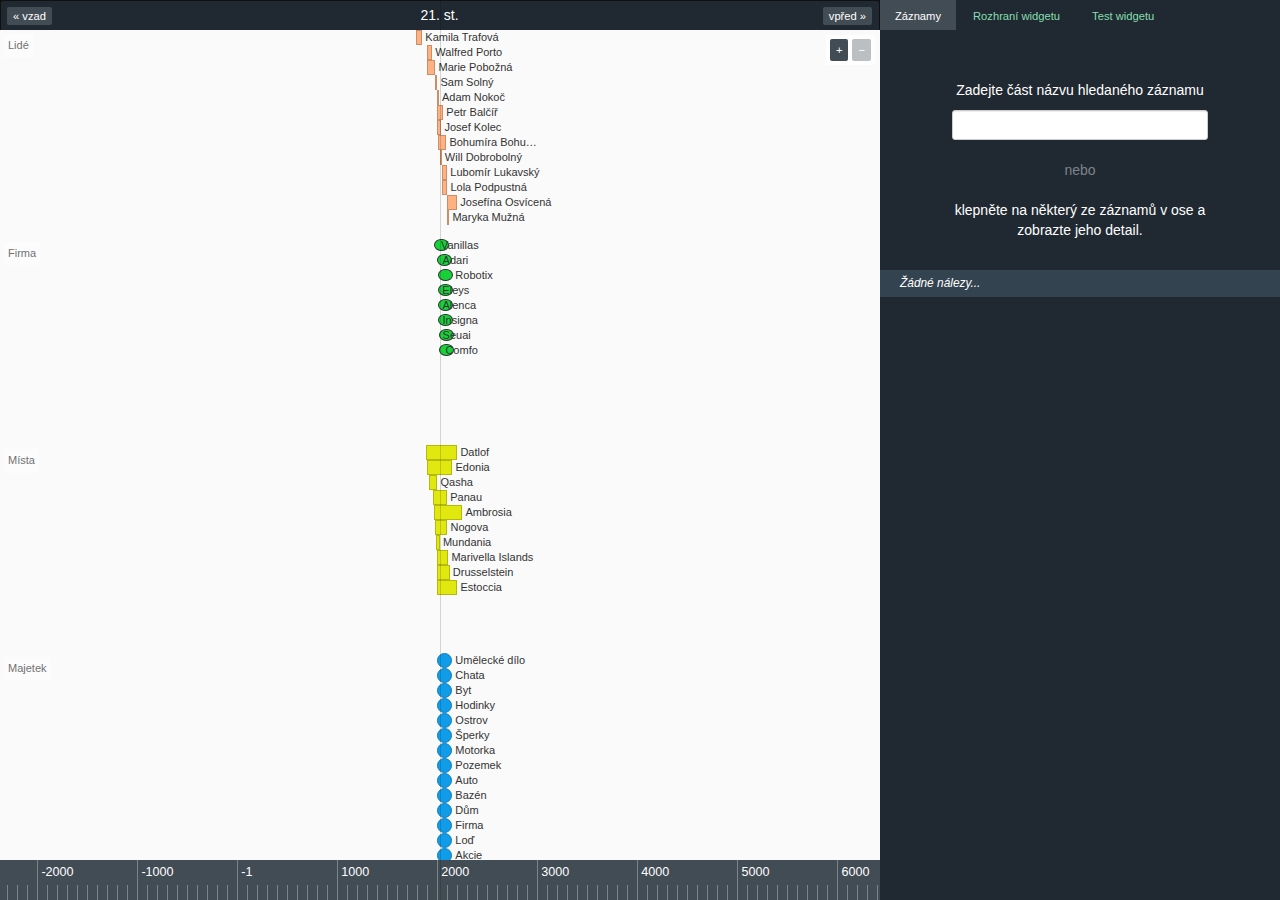
<file: src/index.html>
<!DOCTYPE html>
<html>
    <head>
        <title>Timeline (DP, Bc. Michal Kacerovský, 2015)</title>
        <meta charset="UTF-8">
        <meta name="viewport" content="width=device-width">
        <meta name="robots" content="noindex">
        <link href="css/auxiliary/bootstrap/bootstrap.min.css" type="text/css" rel="stylesheet" />
        <link href="css/auxiliary/bootstrap/bootstrap-theme.min.css" type="text/css" rel="stylesheet" />
        <link href="css/auxiliary/bootstrap-dialog/bootstrap-dialog.min.css" type="text/css" rel="stylesheet" />
        <link href="css/cz.kajda.timeline.css" type="text/css" rel="stylesheet" />
        <link href="css/styles.css" type="text/css" rel="stylesheet" />
        <!--FIALA CSS customStyles.css -->
        <link href="css/customStyles.css" type="text/css" rel="stylesheet" />
        <script src="js/oop.js"></script>
        <script data-main="js/main" src="js/lib/require/require.js"></script>
        
    </head>
    <body>
    
        <div id="glass-pane">
        </div>
        
        <div class="container-fluid">
            <div class="row">
                <div class="timeline-pane">
                    <div id="timeline" tabindex="0"></div>
                </div>
          
                <div role="tabpanel" class="sidebar" id="sidebar">
                    <ul class="nav nav-pills tab-list" role="tablist">
                        <li role="presentation" class="active"><a role="tab" data-toggle="tab" href="#home">Záznamy</a></li>
                        <li role="presentation"><a role="tab" data-toggle="tab" href="#widgeting">Rozhraní widgetu</a></li>
                        <li role="presentation"><a role="tab" data-toggle="tab" href="#testing">Test widgetu</a></li>
                    </ul>
                    <div class="tab-content">
                        <div role="tabpanel" class="tab-pane active" id="home">
                            <div id="item_detail_pane" class="hidden">
                                <div id="item_image">
                                    <div class="helper"><img alt="náhled"></div>
                                </div>
                                <div class="padded">
                                    <h1 id="item_title"></h1>
                                    <p class="small" id="item_timerange"></p>
                                    <p class="small" id="item_description"></p>
                                    <h4>Související</h4>
                                </div>
                                <table id="item_relations" class="table table-condensed small table-striped">
                                </table>
                            </div>
                            <div id="item_search">
                                <div class="row">
                                <div class="text-center col-xs-8 col-xs-offset-2">
                                    <p>Zadejte část názvu hledaného záznamu</p>
                                    <input type="search" id="item_search_term" class="form-control input-sm">
                                    <div class="text-center text-muted padded-top">nebo</div>
                                    <p class="padded-top text-center">klepněte na některý ze záznamů v ose a zobrazte jeho detail.</p>
                                </div>
                                </div>
                                <div class="padded-top">
                                    <table id="item_search_result" class="table table-condensed small table-striped">
                                        <tr>
                                            <td><em>Žádné nálezy...</em></td>
                                        </tr>
                                    </table>
                                </div>
                            </div>
                        </div>
                        <div role="tabpanel" class="tab-pane" id="widgeting">
                            <div class="padded">
                                <h1>Rozhraní widgetu</h1>
                            </div>
                            <table class="table small table-condensed table-striped">
                                <tr>
                                    <td><strong>středový čas</strong></td>
                                    <td class="text-right" id="center_time_td">?</td>
                                </tr>
                                <tr>
                                    <td><strong>rozsah průhledu</strong></td>
                                    <td class="text-right" id="viewport_range_td">?<div>?</div></td>
                                </tr>
                                <tr>
                                    <td><strong>úroveň přiblížení</strong></td>
                                    <td class="text-right" id="zoom_level_td">?<div>?</div></td>
                                </tr>
                                <tr>
                                    <td><strong>vybraný záznam</strong></td>
                                    <td class="text-right"><div style="white-space: nowrap; text-overflow: ellipsis; overflow: hidden" id="focused_entity_td"><em>žádný</em></div></td>
                                </tr>
                            </table>
                            <div class="padded">
                                <div>
                                    <div class="btn-group btn-group-justified">
                                        <a class="btn btn-default" id="zoomin_btn">Přiblížit</a>
                                        <a class="btn btn-default" id="zoomout_btn">Oddálit</a>
                                    </div>
                                    <div class="btn-group btn-group-justified">
                                        <a class="btn btn-default" id="slideLeft_btn">Posun vzad</a>
                                        <a class="btn btn-default" id="slideRight_btn">Posun vpřed</a>
                                    </div>
                                    <div class="btn-group btn-group-justified">
                                        <a class="btn btn-default" id="jump_ad_btn">Přejít na počátek letopočtu</a>
                                    </div>
                                    <div class="form-group">
                                        <div class="checkbox">
                                            <label for="bandLabels_chb">
                                                <input type="checkbox" checked id="bandLabels_chb">Zobrazit popisky pásů
                                            </label>
                                        </div>
                                        <div class="checkbox">
                                            <label for="zoombar_chb">
                                                <input type="checkbox" checked id="zoombar_chb">Zobrazit zoom panel
                                            </label>
                                        </div>
                                        <div class="checkbox">
                                            <label for="timepointer_chb">
                                                <input type="checkbox" checked id="timepointer_chb">Zobrazit ukazatel středového času
                                            </label>
                                        </div>
                                        <div class="checkbox">
                                            <label for="popover_chb">
                                                <input type="checkbox" checked id="popover_chb">Zobrazovat náhledy záznamů a vztahů
                                            </label>
                                        </div>
                                        <div class="checkbox">
                                            <label for="guidelines_chb">
                                                <input type="checkbox" checked id="guidelines_chb">Zobrazovat vodící linky záznamů
                                            </label>
                                        </div>
                                        <div class="checkbox">
                                            <label for="relations_chb">
                                                <input type="checkbox" checked id="relations_chb">Zobrazovat vztahy mezi záznamy
                                            </label>
                                        </div>
                                    </div>
                                </div>
                            </div>
                        </div>
                        <div role="tabpanel" class="tab-pane" id="testing">
                            <!-- FIALA Test tool  -->
                            <div class="padded" id="testing_content">
                                <div style="display: none;"> 
                                    <h2 id="question_label">Otázka</h2>
                                    <h4 id="questions_done_label"> 1/10</h4>
                                    <div id="answer_fgroup_label" class="form-group">
                                        <label for="answer">Odpověď</label>
                                        <input type="text" class="form-control" id="answer_text">
                                    </div>
                                </div>
                                <div style="display: none;" class="btn-group btn-group-justified">
                                    <a class="btn btn-default" id="confirm_btn">Potvrdit</a>
                                </div>
                                <div class="btn-group btn-group-justified">
                                    <a class="btn btn-default" id="start_test_btn">Začít test</a>
                                </div>
                            </div>
                            <div class="padded" style="display: none; color: red;" id="wrong_anser_content">
                                <h2>Špatná odpověď</h2>
                            </div>
                            
                        </div>
                    </div>
                </div>
            </div>
        </div>
  </body>
</html>
</file>
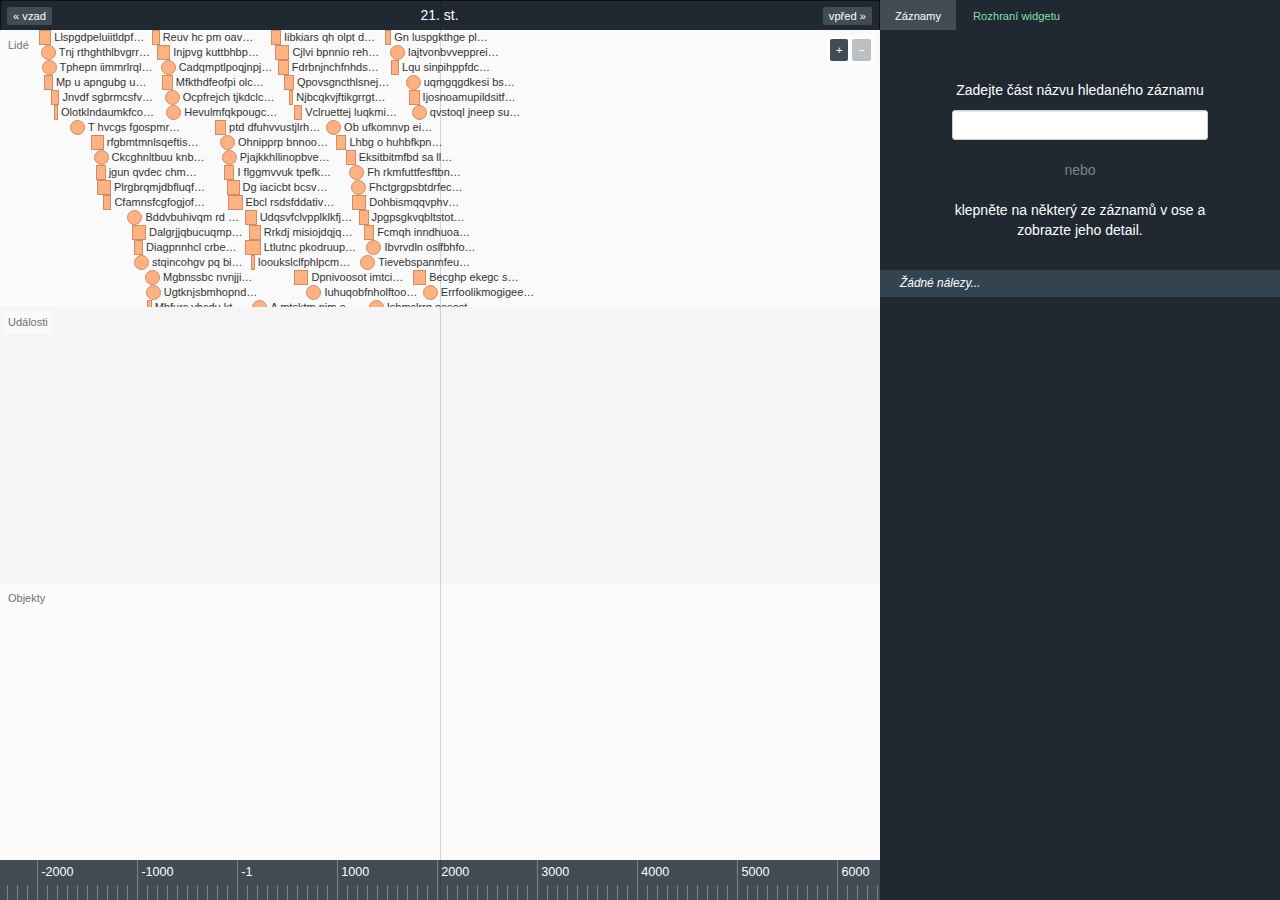
<file: src/index-rand-source.html>
<!DOCTYPE html>
<html>
    <head>
        <title>Timeline (DP, Bc. Michal Kacerovský, 2015)</title>
        <meta charset="UTF-8">
        <meta name="viewport" content="width=device-width">
        <meta name="robots" content="noindex">
        <link href="css/auxiliary/bootstrap/bootstrap.min.css" type="text/css" rel="stylesheet" />
        <link href="css/auxiliary/bootstrap/bootstrap-theme.min.css" type="text/css" rel="stylesheet" />
        <link href="css/auxiliary/bootstrap-dialog/bootstrap-dialog.min.css" type="text/css" rel="stylesheet" />
        <link href="css/cz.kajda.timeline.css" type="text/css" rel="stylesheet" />
        <link href="css/styles.css" type="text/css" rel="stylesheet" />
        <script src="js/oop.js"></script>
        <script data-main="js/main-rand-source" src="js/lib/require/require.js"></script>
        
    </head>
    <body>
    
        <div id="glass-pane">
        </div>
        
        <div class="container-fluid">
            <div class="row">
                <div class="timeline-pane">
                    <div id="timeline" tabindex="0"></div>
                </div>
          
                <div role="tabpanel" class="sidebar" id="sidebar">
                    <ul class="nav nav-pills tab-list" role="tablist">
                        <li role="presentation" class="active"><a role="tab" data-toggle="tab" href="#home">Záznamy</a></li>
                        <li role="presentation"><a role="tab" data-toggle="tab" href="#widgeting">Rozhraní widgetu</a></li>
                    </ul>
                    <div class="tab-content">
                        <div role="tabpanel" class="tab-pane active" id="home">
                            <div id="item_detail_pane" class="hidden">
                                <div id="item_image">
                                    <div class="helper"><img alt="náhled"></div>
                                </div>
                                <div class="padded">
                                    <h1 id="item_title"></h1>
                                    <p class="small" id="item_timerange"></p>
                                    <p class="small" id="item_description"></p>
                                    <h4>Související</h4>
                                </div>
                                <table id="item_relations" class="table table-condensed small table-striped">
                                </table>
                            </div>
                            <div id="item_search">
                                <div class="row">
                                <div class="text-center col-xs-8 col-xs-offset-2">
                                    <p>Zadejte část názvu hledaného záznamu</p>
                                    <input type="search" id="item_search_term" class="form-control input-sm">
                                    <div class="text-center text-muted padded-top">nebo</div>
                                    <p class="padded-top text-center">klepněte na některý ze záznamů v ose a zobrazte jeho detail.</p>
                                </div>
                                </div>
                                <div class="padded-top">
                                    <table id="item_search_result" class="table table-condensed small table-striped">
                                        <tr>
                                            <td><em>Žádné nálezy...</em></td>
                                        </tr>
                                    </table>
                                </div>
                            </div>
                        </div>
                        <div role="tabpanel" class="tab-pane" id="widgeting">
                            <div class="padded">
                                <h1>Rozhraní widgetu</h1>
                            </div>
                            <table class="table small table-condensed table-striped">
                                <tr>
                                    <td><strong>středový čas</strong></td>
                                    <td class="text-right" id="center_time_td">?</td>
                                </tr>
                                <tr>
                                    <td><strong>rozsah průhledu</strong></td>
                                    <td class="text-right" id="viewport_range_td">?<div>?</div></td>
                                </tr>
                                <tr>
                                    <td><strong>úroveň přiblížení</strong></td>
                                    <td class="text-right" id="zoom_level_td">?<div>?</div></td>
                                </tr>
                                <tr>
                                    <td><strong>vybraný záznam</strong></td>
                                    <td class="text-right"><div style="white-space: nowrap; text-overflow: ellipsis; overflow: hidden" id="focused_entity_td"><em>žádný</em></div></td>
                                </tr>
                            </table>
                            <div class="padded">
                                <div>
                                    <div class="btn-group btn-group-justified">
                                        <a class="btn btn-default" id="zoomin_btn">Přiblížit</a>
                                        <a class="btn btn-default" id="zoomout_btn">Oddálit</a>
                                    </div>
                                    <div class="btn-group btn-group-justified">
                                        <a class="btn btn-default" id="slideLeft_btn">Posun vzad</a>
                                        <a class="btn btn-default" id="slideRight_btn">Posun vpřed</a>
                                    </div>
                                    <div class="btn-group btn-group-justified">
                                        <a class="btn btn-default" id="jump_ad_btn">Přejít na počátek letopočtu</a>
                                    </div>
                                    <div class="form-group">
                                        <div class="checkbox">
                                            <label for="bandLabels_chb">
                                                <input type="checkbox" checked id="bandLabels_chb">Zobrazit popisky pásů
                                            </label>
                                        </div>
                                        <div class="checkbox">
                                            <label for="zoombar_chb">
                                                <input type="checkbox" checked id="zoombar_chb">Zobrazit zoom panel
                                            </label>
                                        </div>
                                        <div class="checkbox">
                                            <label for="timepointer_chb">
                                                <input type="checkbox" checked id="timepointer_chb">Zobrazit ukazatel středového času
                                            </label>
                                        </div>
                                        <div class="checkbox">
                                            <label for="popover_chb">
                                                <input type="checkbox" checked id="popover_chb">Zobrazovat náhledy záznamů a vztahů
                                            </label>
                                        </div>
                                        <div class="checkbox">
                                            <label for="guidelines_chb">
                                                <input type="checkbox" checked id="guidelines_chb">Zobrazovat vodící linky záznamů
                                            </label>
                                        </div>
                                        <div class="checkbox">
                                            <label for="relations_chb">
                                                <input type="checkbox" checked id="relations_chb">Zobrazovat vztahy mezi záznamy
                                            </label>
                                        </div>
                                    </div>
                                </div>
                            </div>
                        </div>
                    </div>
                </div>
            </div>
        </div>

  </body>
</html>
</file>
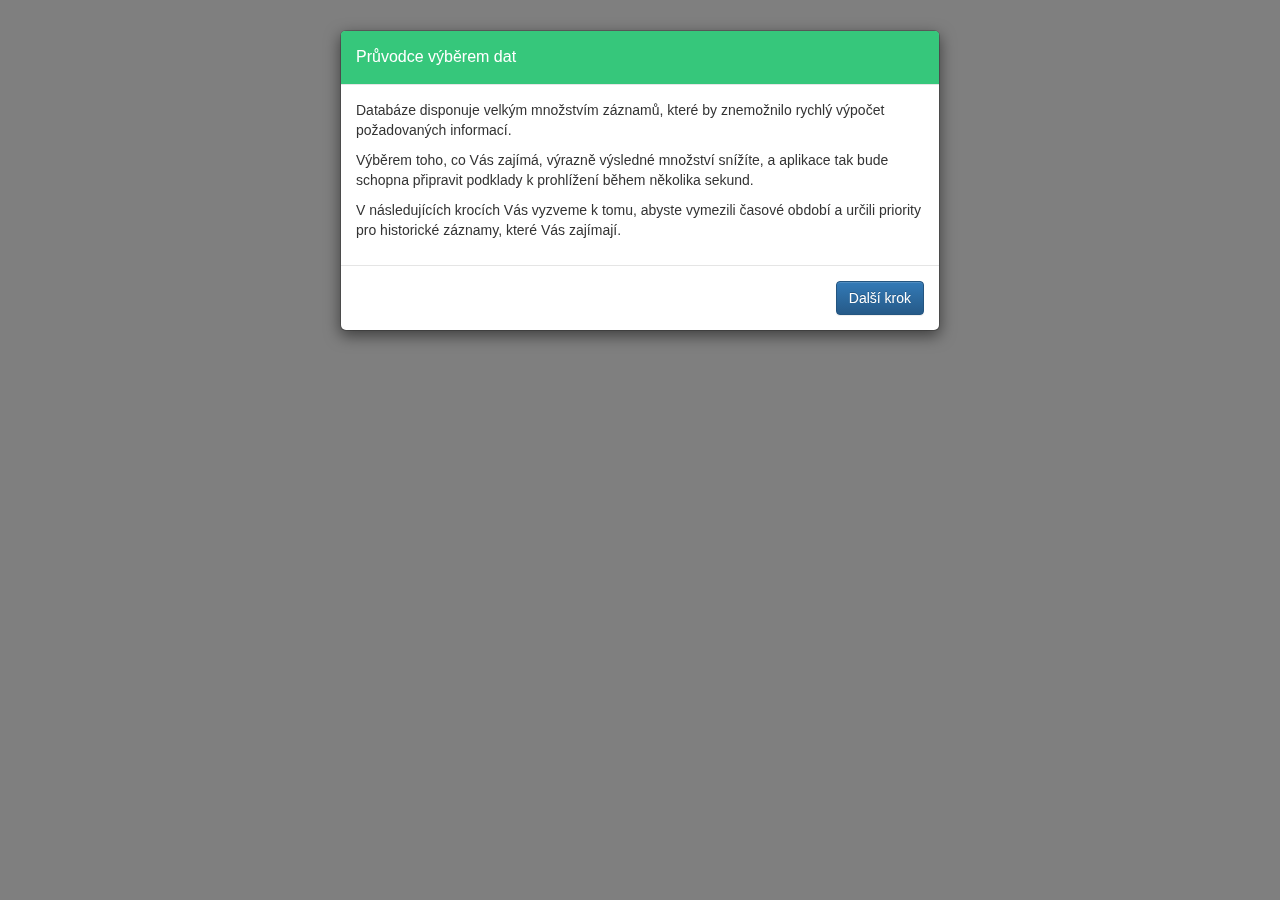
<file: src/index-rest-source.html>
<!DOCTYPE html>
<html>
    <head>
        <title>Timeline (DP, Bc. Michal Kacerovský, 2015)</title>
        <meta charset="UTF-8">
        <meta name="viewport" content="width=device-width">
        <meta name="robots" content="noindex">
        <link href="css/auxiliary/bootstrap/bootstrap.min.css" type="text/css" rel="stylesheet" />
        <link href="css/auxiliary/bootstrap/bootstrap-theme.min.css" type="text/css" rel="stylesheet" />
        <link href="css/auxiliary/bootstrap-dialog/bootstrap-dialog.min.css" type="text/css" rel="stylesheet" />
        <link href="css/cz.kajda.timeline.css" type="text/css" rel="stylesheet" />
        <link href="css/styles.css" type="text/css" rel="stylesheet" />
        <script src="js/oop.js"></script>
        <script data-main="js/main-rest-source" src="js/lib/require/require.js"></script>
        
    </head>
    <body>
    
        <div id="glass-pane">
        </div>
        
        <div class="container-fluid">
            <div class="row">
                <div class="timeline-pane">
                    <div id="timeline" tabindex="0"></div>
                </div>
          
                <div role="tabpanel" class="sidebar" id="sidebar">
                    <ul class="nav nav-pills tab-list" role="tablist">
                        <li role="presentation" class="active"><a role="tab" data-toggle="tab" href="#home">Záznamy</a></li>
                        <li role="presentation"><a role="tab" data-toggle="tab" href="#widgeting">Rozhraní widgetu</a></li>
                        </li>
                    </ul>
                    <div class="tab-content">
                        <div role="tabpanel" class="tab-pane active" id="home">
                            <div id="item_detail_pane" class="hidden">
                                <div id="item_image">
                                    <div class="helper"><img alt="náhled"></div>
                                </div>
                                <div class="padded">
                                    <h1 id="item_title"></h1>
                                    <p class="small" id="item_timerange"></p>
                                    <p class="small" id="item_description"></p>
                                    <h4>Související</h4>
                                </div>
                                <table id="item_relations" class="table table-condensed small table-striped">
                                </table>
                            </div>
                            <div id="item_search">
                                <div class="row">
                                <div class="text-center col-xs-8 col-xs-offset-2">
                                    <p>Zadejte část názvu hledaného záznamu</p>
                                    <input type="search" id="item_search_term" class="form-control input-sm">
                                    <div class="text-center text-muted padded-top">nebo</div>
                                    <p class="padded-top text-center">klepněte na některý ze záznamů v ose a zobrazte jeho detail.</p>
                                </div>
                                </div>
                                <div class="padded-top">
                                    <table id="item_search_result" class="table table-condensed small table-striped">
                                        <tr>
                                            <td><em>Žádné nálezy...</em></td>
                                        </tr>
                                    </table>
                                </div>
                            </div>
                        </div>
                        <div role="tabpanel" class="tab-pane" id="widgeting">
                            <div class="padded">
                                <h1>Rozhraní widgetu</h1>
                            </div>
                            <table class="table small table-condensed table-striped">
                                <tr>
                                    <td><strong>středový čas</strong></td>
                                    <td class="text-right" id="center_time_td">?</td>
                                </tr>
                                <tr>
                                    <td><strong>rozsah průhledu</strong></td>
                                    <td class="text-right" id="viewport_range_td">?<div>?</div></td>
                                </tr>
                                <tr>
                                    <td><strong>úroveň přiblížení</strong></td>
                                    <td class="text-right" id="zoom_level_td">?<div>?</div></td>
                                </tr>
                                <tr>
                                    <td><strong>vybraný záznam</strong></td>
                                    <td class="text-right"><div style="white-space: nowrap; text-overflow: ellipsis; overflow: hidden" id="focused_entity_td"><em>žádný</em></div></td>
                                </tr>
                            </table>
                            <div class="padded">
                                <div>
                                    <div class="btn-group btn-group-justified">
                                        <a class="btn btn-default" id="zoomin_btn">Přiblížit</a>
                                        <a class="btn btn-default" id="zoomout_btn">Oddálit</a>
                                    </div>
                                    <div class="btn-group btn-group-justified">
                                        <a class="btn btn-default" id="slideLeft_btn">Posun vzad</a>
                                        <a class="btn btn-default" id="slideRight_btn">Posun vpřed</a>
                                    </div>
                                    <div class="btn-group btn-group-justified">
                                        <a class="btn btn-default" id="jump_ad_btn">Přejít na počátek letopočtu</a>
                                    </div>
                                    <div class="form-group">
                                        <div class="checkbox">
                                            <label for="bandLabels_chb">
                                                <input type="checkbox" checked id="bandLabels_chb">Zobrazit popisky pásů
                                            </label>
                                        </div>
                                        <div class="checkbox">
                                            <label for="zoombar_chb">
                                                <input type="checkbox" checked id="zoombar_chb">Zobrazit zoom panel
                                            </label>
                                        </div>
                                        <div class="checkbox">
                                            <label for="timepointer_chb">
                                                <input type="checkbox" checked id="timepointer_chb">Zobrazit ukazatel středového času
                                            </label>
                                        </div>
                                        <div class="checkbox">
                                            <label for="popover_chb">
                                                <input type="checkbox" checked id="popover_chb">Zobrazovat náhledy záznamů a vztahů
                                            </label>
                                        </div>
                                        <div class="checkbox">
                                            <label for="guidelines_chb">
                                                <input type="checkbox" checked id="guidelines_chb">Zobrazovat vodící linky záznamů
                                            </label>
                                        </div>
                                        <div class="checkbox">
                                            <label for="relations_chb">
                                                <input type="checkbox" checked id="relations_chb">Zobrazovat vztahy mezi záznamy
                                            </label>
                                        </div>
                                    </div>
                                </div>
                            </div>
                        </div>
                    </div>
                </div>
            </div>
        </div>

  </body>
</html>
</file>
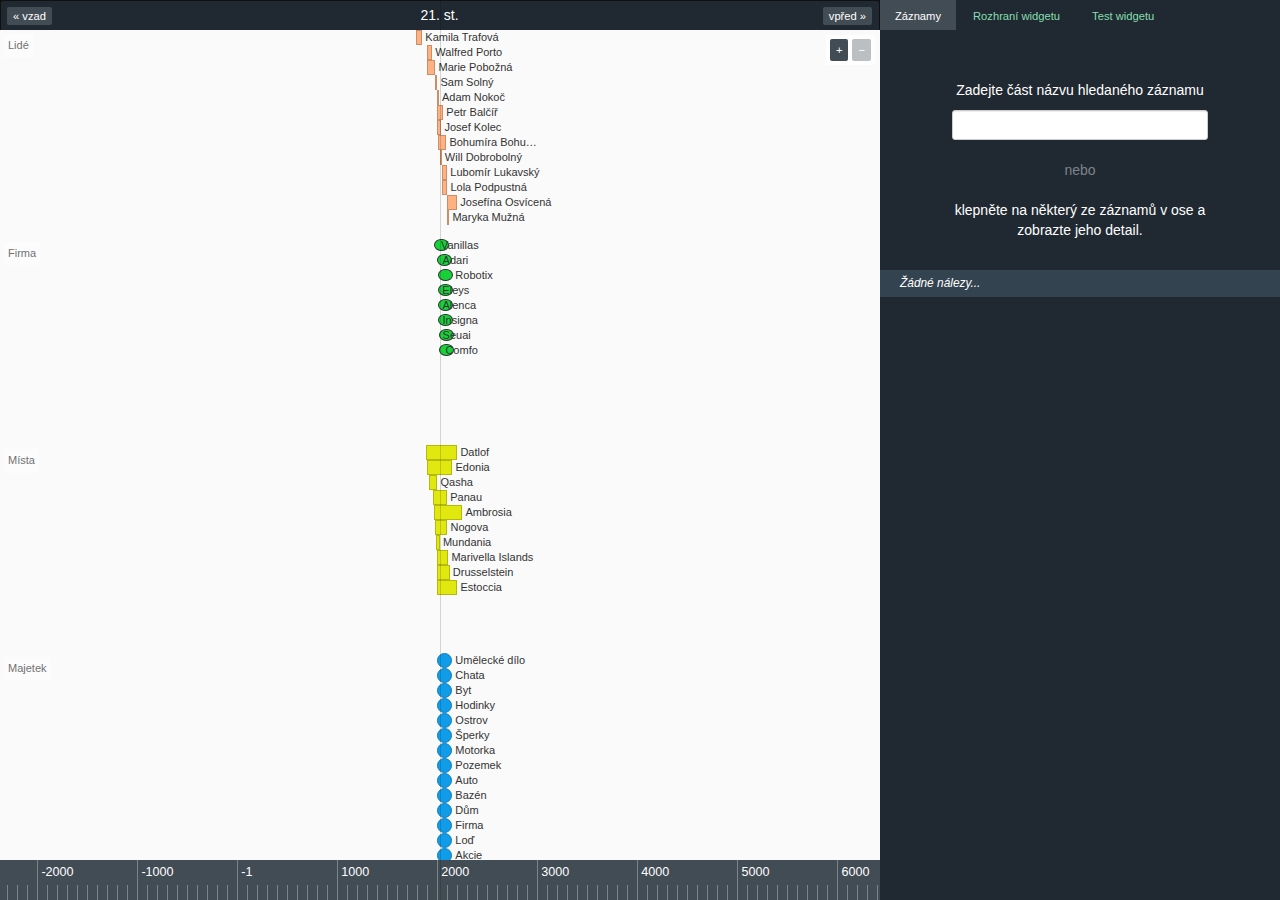
<file: src/index-sub-items-source.html>
<!DOCTYPE html>
<html>
    <head>
        <title>Timeline (DP, Bc. Michal Kacerovský, 2015)</title>
        <meta charset="UTF-8">
        <meta name="viewport" content="width=device-width">
        <meta name="robots" content="noindex">
        <link href="css/auxiliary/bootstrap/bootstrap.min.css" type="text/css" rel="stylesheet" />
        <link href="css/auxiliary/bootstrap/bootstrap-theme.min.css" type="text/css" rel="stylesheet" />
        <link href="css/auxiliary/bootstrap-dialog/bootstrap-dialog.min.css" type="text/css" rel="stylesheet" />
        <link href="css/cz.kajda.timeline.css" type="text/css" rel="stylesheet" />
        <link href="css/styles.css" type="text/css" rel="stylesheet" />
        <!--FIALA CSS customStyles.css -->
        <link href="css/customStyles.css" type="text/css" rel="stylesheet" />
        <script src="js/oop.js"></script>
        <script data-main="js/main" src="js/lib/require/require.js"></script>
        
    </head>
    <body>
    
        <div id="glass-pane">
        </div>
        
        <div class="container-fluid">
            <div class="row">
                <div class="timeline-pane">
                    <div id="timeline" tabindex="0"></div>
                </div>
          
                <div role="tabpanel" class="sidebar" id="sidebar">
                    <ul class="nav nav-pills tab-list" role="tablist">
                        <li role="presentation" class="active"><a role="tab" data-toggle="tab" href="#home">Záznamy</a></li>
                        <li role="presentation"><a role="tab" data-toggle="tab" href="#widgeting">Rozhraní widgetu</a></li>
                        <li role="presentation"><a role="tab" data-toggle="tab" href="#testing">Test widgetu</a></li>
                    </ul>
                    <div class="tab-content">
                        <div role="tabpanel" class="tab-pane active" id="home">
                            <div id="item_detail_pane" class="hidden">
                                <div id="item_image">
                                    <div class="helper"><img alt="náhled"></div>
                                </div>
                                <div class="padded">
                                    <h1 id="item_title"></h1>
                                    <p class="small" id="item_timerange"></p>
                                    <p class="small" id="item_description"></p>
                                    <h4>Související</h4>
                                </div>
                                <table id="item_relations" class="table table-condensed small table-striped">
                                </table>
                            </div>
                            <div id="item_search">
                                <div class="row">
                                <div class="text-center col-xs-8 col-xs-offset-2">
                                    <p>Zadejte část názvu hledaného záznamu</p>
                                    <input type="search" id="item_search_term" class="form-control input-sm">
                                    <div class="text-center text-muted padded-top">nebo</div>
                                    <p class="padded-top text-center">klepněte na některý ze záznamů v ose a zobrazte jeho detail.</p>
                                </div>
                                </div>
                                <div class="padded-top">
                                    <table id="item_search_result" class="table table-condensed small table-striped">
                                        <tr>
                                            <td><em>Žádné nálezy...</em></td>
                                        </tr>
                                    </table>
                                </div>
                            </div>
                        </div>
                        <div role="tabpanel" class="tab-pane" id="widgeting">
                            <div class="padded">
                                <h1>Rozhraní widgetu</h1>
                            </div>
                            <table class="table small table-condensed table-striped">
                                <tr>
                                    <td><strong>středový čas</strong></td>
                                    <td class="text-right" id="center_time_td">?</td>
                                </tr>
                                <tr>
                                    <td><strong>rozsah průhledu</strong></td>
                                    <td class="text-right" id="viewport_range_td">?<div>?</div></td>
                                </tr>
                                <tr>
                                    <td><strong>úroveň přiblížení</strong></td>
                                    <td class="text-right" id="zoom_level_td">?<div>?</div></td>
                                </tr>
                                <tr>
                                    <td><strong>vybraný záznam</strong></td>
                                    <td class="text-right"><div style="white-space: nowrap; text-overflow: ellipsis; overflow: hidden" id="focused_entity_td"><em>žádný</em></div></td>
                                </tr>
                            </table>
                            <div class="padded">
                                <div>
                                    <div class="btn-group btn-group-justified">
                                        <a class="btn btn-default" id="zoomin_btn">Přiblížit</a>
                                        <a class="btn btn-default" id="zoomout_btn">Oddálit</a>
                                    </div>
                                    <div class="btn-group btn-group-justified">
                                        <a class="btn btn-default" id="slideLeft_btn">Posun vzad</a>
                                        <a class="btn btn-default" id="slideRight_btn">Posun vpřed</a>
                                    </div>
                                    <div class="btn-group btn-group-justified">
                                        <a class="btn btn-default" id="jump_ad_btn">Přejít na počátek letopočtu</a>
                                    </div>
                                    <div class="form-group">
                                        <div class="checkbox">
                                            <label for="bandLabels_chb">
                                                <input type="checkbox" checked id="bandLabels_chb">Zobrazit popisky pásů
                                            </label>
                                        </div>
                                        <div class="checkbox">
                                            <label for="zoombar_chb">
                                                <input type="checkbox" checked id="zoombar_chb">Zobrazit zoom panel
                                            </label>
                                        </div>
                                        <div class="checkbox">
                                            <label for="timepointer_chb">
                                                <input type="checkbox" checked id="timepointer_chb">Zobrazit ukazatel středového času
                                            </label>
                                        </div>
                                        <div class="checkbox">
                                            <label for="popover_chb">
                                                <input type="checkbox" checked id="popover_chb">Zobrazovat náhledy záznamů a vztahů
                                            </label>
                                        </div>
                                        <div class="checkbox">
                                            <label for="guidelines_chb">
                                                <input type="checkbox" checked id="guidelines_chb">Zobrazovat vodící linky záznamů
                                            </label>
                                        </div>
                                        <div class="checkbox">
                                            <label for="relations_chb">
                                                <input type="checkbox" checked id="relations_chb">Zobrazovat vztahy mezi záznamy
                                            </label>
                                        </div>
                                    </div>
                                </div>
                            </div>
                        </div>
                        <div role="tabpanel" class="tab-pane" id="testing">
                            <!-- FIALA Test tool  -->
                            <div class="padded" id="test_content" style="display: none;">
                                <div> 
                                    <h2 id="question_label">Otázka</h2>
                                    <h4 id="questions_progress_label"> 1/10</h4>
                                    <div id="answer_fgroup_label" class="form-group">
                                        <label for="answer">Odpověď</label>
                                        <input type="text" class="form-control" id="answer_text">
                                    </div>
                                </div>
                                <div class="btn-group btn-group-justified">
                                    <a class="btn btn-default" id="confirm_btn">Potvrdit</a>
                                </div>
                            </div>

                            <div class="padded btn-group btn-group-justified" style="margin-top:10px;" id="start_test_content">
                                <a class="btn btn-default" id="start_test_btn">Začít test</a>
                            </div>
                            <div class="padded" style="display: none; color: red;" id="wrong_anser_content">
                                <h2>Špatná odpověď</h2>
                            </div>
                            <div class="padded" style="display: none;" id="end_test_content">
                                <h2>Konec testu</h2>
                            </div>
                            
                        </div>
                    </div>
                </div>
            </div>
        </div>
  </body>
</html>
</file>
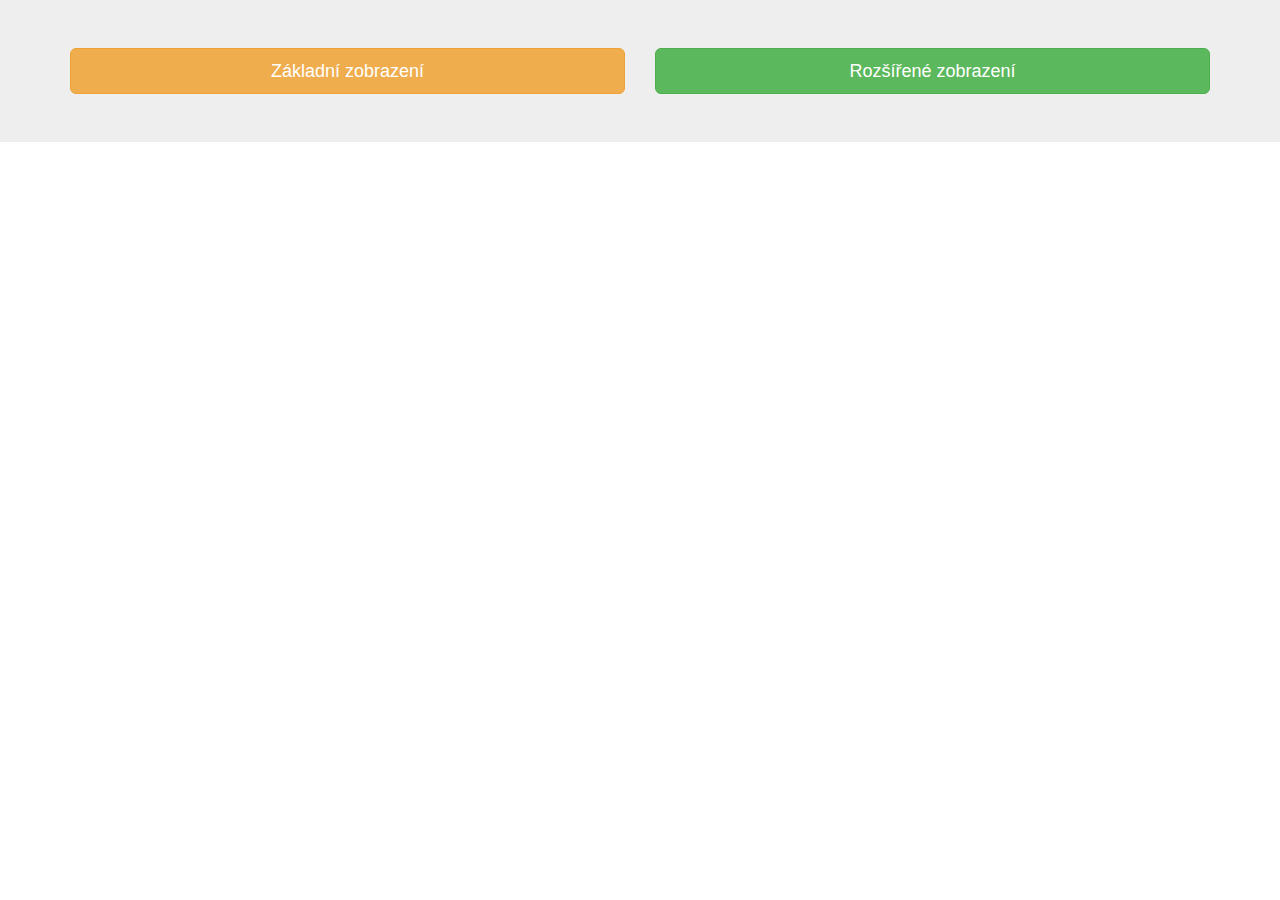
<file: src/test-tool.html>
<!DOCTYPE html>
<html>
    <head>
        <title>Timeline (BP, Michal Fiala, 2019)</title>
        <meta charset="UTF-8">
        <meta name="viewport" content="width=device-width">
        <!-- Latest compiled and minified CSS -->
        <link rel="stylesheet" href="https://maxcdn.bootstrapcdn.com/bootstrap/3.4.0/css/bootstrap.min.css">
    </head>
    <body>
        <div class="jumbotron vertical-center"> 
            <!-- Added class  -->
            <div class="container">
                <div class="row">
                    <div class="col-xs-6">
                        <a class="btn btn-warning btn-lg center-block" href="index.html">Základní zobrazení</a>            
                    </div>
                    <div class="col-xs-6">
                        <a class="btn btn-success btn-lg center-block" href="index-sub-items-source.html">Rozšířené zobrazení</a>
                    </div>
                </div>
            </div>
        </div>
        <!-- <div class="container">
            <div class="row">
                <a class="btn btn-info" href="index.html">Základní zobrazení</a>            
            </div>

            <div class="row">
                <a class="btn btn-info" href="index-sub-items-source.html">Rozšířené zobrazení</a>
            </div>
        </div> -->
  </body>
</html>
</file>
<file: src/css/cz.kajda.timeline.css>
/* line 17, C:\Program Files (x86)\EasyPHP-12.1\data\localweb\dp-prj\public_html\less\cz.kajda.timeline.less */
@media -sass-debug-info{filename{font-family:file\:\/\/C\:\/Program Files (x86)\/EasyPHP-12\.1\/data\/localweb\/dp-prj\/public_html\/less\/cz\.kajda\.timeline\.less}line{font-family:\0000317}}
.timeline {
  position: relative;
  left: 0;
  right: 0;
  top: 0;
  bottom: 0;
  height: 100%;
  overflow-x: hidden;
  overflow-y: hidden;
  -webkit-touch-callout: none;
  -webkit-user-select: none;
  -khtml-user-select: none;
  -moz-user-select: none;
  -ms-user-select: none;
  user-select: none;
  cursor: default;
}
/* line 34, C:\Program Files (x86)\EasyPHP-12.1\data\localweb\dp-prj\public_html\less\cz.kajda.timeline.less */
@media -sass-debug-info{filename{font-family:file\:\/\/C\:\/Program Files (x86)\/EasyPHP-12\.1\/data\/localweb\/dp-prj\/public_html\/less\/cz\.kajda\.timeline\.less}line{font-family:\0000334}}
.timeline * {
  box-sizing: border-box;
  -webkit-box-sizing: border-box;
  -moz-box-sizing: border-box;
}
/* line 40, C:\Program Files (x86)\EasyPHP-12.1\data\localweb\dp-prj\public_html\less\cz.kajda.timeline.less */
@media -sass-debug-info{filename{font-family:file\:\/\/C\:\/Program Files (x86)\/EasyPHP-12\.1\/data\/localweb\/dp-prj\/public_html\/less\/cz\.kajda\.timeline\.less}line{font-family:\0000340}}
.timeline a {
  text-decoration: none;
}
/* line 42, C:\Program Files (x86)\EasyPHP-12.1\data\localweb\dp-prj\public_html\less\cz.kajda.timeline.less */
@media -sass-debug-info{filename{font-family:file\:\/\/C\:\/Program Files (x86)\/EasyPHP-12\.1\/data\/localweb\/dp-prj\/public_html\/less\/cz\.kajda\.timeline\.less}line{font-family:\0000342}}
.timeline a:hover,
.timeline a:active,
.timeline a:focus {
  text-decoration: none;
}
/* line 47, C:\Program Files (x86)\EasyPHP-12.1\data\localweb\dp-prj\public_html\less\cz.kajda.timeline.less */
@media -sass-debug-info{filename{font-family:file\:\/\/C\:\/Program Files (x86)\/EasyPHP-12\.1\/data\/localweb\/dp-prj\/public_html\/less\/cz\.kajda\.timeline\.less}line{font-family:\0000347}}
.timeline .tool-btn {
  font-size: 80%;
  background-color: #424c55;
  padding: 3px 6px;
  margin: 2px;
  border-radius: 2px;
  color: #ffffff !important;
}
/* line 56, C:\Program Files (x86)\EasyPHP-12.1\data\localweb\dp-prj\public_html\less\cz.kajda.timeline.less */
@media -sass-debug-info{filename{font-family:file\:\/\/C\:\/Program Files (x86)\/EasyPHP-12\.1\/data\/localweb\/dp-prj\/public_html\/less\/cz\.kajda\.timeline\.less}line{font-family:\0000356}}
.timeline .tool-btn.disabled {
  opacity: 0.35;
  cursor: default;
}
/* line 62, C:\Program Files (x86)\EasyPHP-12.1\data\localweb\dp-prj\public_html\less\cz.kajda.timeline.less */
@media -sass-debug-info{filename{font-family:file\:\/\/C\:\/Program Files (x86)\/EasyPHP-12\.1\/data\/localweb\/dp-prj\/public_html\/less\/cz\.kajda\.timeline\.less}line{font-family:\0000362}}
.timeline .tool-btn:not(.disabled):hover {
  background-color: #36c77b;
}
/* line 68, C:\Program Files (x86)\EasyPHP-12.1\data\localweb\dp-prj\public_html\less\cz.kajda.timeline.less */
@media -sass-debug-info{filename{font-family:file\:\/\/C\:\/Program Files (x86)\/EasyPHP-12\.1\/data\/localweb\/dp-prj\/public_html\/less\/cz\.kajda\.timeline\.less}line{font-family:\0000368}}
.timeline-wrapper {
  top: 0;
  bottom: 0;
  width: 300%;
  height: 100%;
}
/* line 74, C:\Program Files (x86)\EasyPHP-12.1\data\localweb\dp-prj\public_html\less\cz.kajda.timeline.less */
@media -sass-debug-info{filename{font-family:file\:\/\/C\:\/Program Files (x86)\/EasyPHP-12\.1\/data\/localweb\/dp-prj\/public_html\/less\/cz\.kajda\.timeline\.less}line{font-family:\0000374}}
.timeline-wrapper-guideline {
  border-style: dotted;
  border-color: gray;
  border-width: 0;
  position: absolute;
  z-index: 110000;
}
/* line 84, C:\Program Files (x86)\EasyPHP-12.1\data\localweb\dp-prj\public_html\less\cz.kajda.timeline.less */
@media -sass-debug-info{filename{font-family:file\:\/\/C\:\/Program Files (x86)\/EasyPHP-12\.1\/data\/localweb\/dp-prj\/public_html\/less\/cz\.kajda\.timeline\.less}line{font-family:\0000384}}
.timeline-relation-viewer {
  position: absolute;
  left: 0;
  top: 0;
  bottom: 40px;
  width: 100%;
  height: 100%;
  z-index: 99998;
  background: rgba(255, 255, 255, 0.5);
}
/* line 95, C:\Program Files (x86)\EasyPHP-12.1\data\localweb\dp-prj\public_html\less\cz.kajda.timeline.less */
@media -sass-debug-info{filename{font-family:file\:\/\/C\:\/Program Files (x86)\/EasyPHP-12\.1\/data\/localweb\/dp-prj\/public_html\/less\/cz\.kajda\.timeline\.less}line{font-family:\0000395}}
.timeline-navbar {
  width: 100%;
  background: #202931;
  height: 30px;
  padding: 4px 5px;
  z-index: 110000;
  color: #ffffff;
}
/* line 103, C:\Program Files (x86)\EasyPHP-12.1\data\localweb\dp-prj\public_html\less\cz.kajda.timeline.less */
@media -sass-debug-info{filename{font-family:file\:\/\/C\:\/Program Files (x86)\/EasyPHP-12\.1\/data\/localweb\/dp-prj\/public_html\/less\/cz\.kajda\.timeline\.less}line{font-family:\00003103}}
.timeline-navbar-left,
.timeline-navbar-right,
.timeline-navbar-center {
  display: inline-block;
  width: 33.3%;
}
/* line 108, C:\Program Files (x86)\EasyPHP-12.1\data\localweb\dp-prj\public_html\less\cz.kajda.timeline.less */
@media -sass-debug-info{filename{font-family:file\:\/\/C\:\/Program Files (x86)\/EasyPHP-12\.1\/data\/localweb\/dp-prj\/public_html\/less\/cz\.kajda\.timeline\.less}line{font-family:\00003108}}
.timeline-navbar-left {
  text-align: left;
}
/* line 112, C:\Program Files (x86)\EasyPHP-12.1\data\localweb\dp-prj\public_html\less\cz.kajda.timeline.less */
@media -sass-debug-info{filename{font-family:file\:\/\/C\:\/Program Files (x86)\/EasyPHP-12\.1\/data\/localweb\/dp-prj\/public_html\/less\/cz\.kajda\.timeline\.less}line{font-family:\00003112}}
.timeline-navbar-center {
  text-align: center;
  padding-top: 1px;
}
/* line 117, C:\Program Files (x86)\EasyPHP-12.1\data\localweb\dp-prj\public_html\less\cz.kajda.timeline.less */
@media -sass-debug-info{filename{font-family:file\:\/\/C\:\/Program Files (x86)\/EasyPHP-12\.1\/data\/localweb\/dp-prj\/public_html\/less\/cz\.kajda\.timeline\.less}line{font-family:\00003117}}
.timeline-navbar-right {
  text-align: right;
}
/* line 121, C:\Program Files (x86)\EasyPHP-12.1\data\localweb\dp-prj\public_html\less\cz.kajda.timeline.less */
@media -sass-debug-info{filename{font-family:file\:\/\/C\:\/Program Files (x86)\/EasyPHP-12\.1\/data\/localweb\/dp-prj\/public_html\/less\/cz\.kajda\.timeline\.less}line{font-family:\00003121}}
.timeline-navbar-prev-btn,
.timeline-navbar-next-btn {
  font-size: 80%;
  background-color: #424c55;
  padding: 3px 6px;
  margin: 2px;
  border-radius: 2px;
  color: #ffffff !important;
}
/* line 56, C:\Program Files (x86)\EasyPHP-12.1\data\localweb\dp-prj\public_html\less\cz.kajda.timeline.less */
@media -sass-debug-info{filename{font-family:file\:\/\/C\:\/Program Files (x86)\/EasyPHP-12\.1\/data\/localweb\/dp-prj\/public_html\/less\/cz\.kajda\.timeline\.less}line{font-family:\0000356}}
.timeline-navbar-prev-btn.disabled,
.timeline-navbar-next-btn.disabled {
  opacity: 0.35;
  cursor: default;
}
/* line 62, C:\Program Files (x86)\EasyPHP-12.1\data\localweb\dp-prj\public_html\less\cz.kajda.timeline.less */
@media -sass-debug-info{filename{font-family:file\:\/\/C\:\/Program Files (x86)\/EasyPHP-12\.1\/data\/localweb\/dp-prj\/public_html\/less\/cz\.kajda\.timeline\.less}line{font-family:\0000362}}
.timeline-navbar-prev-btn:not(.disabled):hover,
.timeline-navbar-next-btn:not(.disabled):hover {
  background-color: #36c77b;
}
/* line 126, C:\Program Files (x86)\EasyPHP-12.1\data\localweb\dp-prj\public_html\less\cz.kajda.timeline.less */
@media -sass-debug-info{filename{font-family:file\:\/\/C\:\/Program Files (x86)\/EasyPHP-12\.1\/data\/localweb\/dp-prj\/public_html\/less\/cz\.kajda\.timeline\.less}line{font-family:\00003126}}
.timeline-zoombar {
  position: absolute;
  background-color: rgba(255, 255, 255, 0.75);
  padding: 2px;
  right: 5px;
  top: 35px;
  z-index: 110000;
}
/* line 134, C:\Program Files (x86)\EasyPHP-12.1\data\localweb\dp-prj\public_html\less\cz.kajda.timeline.less */
@media -sass-debug-info{filename{font-family:file\:\/\/C\:\/Program Files (x86)\/EasyPHP-12\.1\/data\/localweb\/dp-prj\/public_html\/less\/cz\.kajda\.timeline\.less}line{font-family:\00003134}}
.timeline-zoombar a {
  display: inline-block;
}
/* line 138, C:\Program Files (x86)\EasyPHP-12.1\data\localweb\dp-prj\public_html\less\cz.kajda.timeline.less */
@media -sass-debug-info{filename{font-family:file\:\/\/C\:\/Program Files (x86)\/EasyPHP-12\.1\/data\/localweb\/dp-prj\/public_html\/less\/cz\.kajda\.timeline\.less}line{font-family:\00003138}}
.timeline-zoombar-info {
  font-size: 80%;
  display: inline-block;
  padding-left: 3px;
  padding-right: 3px;
}
/* line 147, C:\Program Files (x86)\EasyPHP-12.1\data\localweb\dp-prj\public_html\less\cz.kajda.timeline.less */
@media -sass-debug-info{filename{font-family:file\:\/\/C\:\/Program Files (x86)\/EasyPHP-12\.1\/data\/localweb\/dp-prj\/public_html\/less\/cz\.kajda\.timeline\.less}line{font-family:\00003147}}
.timeline-ruler {
  color: #ffffff;
  width: 100%;
  background: #424c55;
  height: 40px;
  position: relative;
  bottom: 0;
  overflow: hidden;
}
/* line 156, C:\Program Files (x86)\EasyPHP-12.1\data\localweb\dp-prj\public_html\less\cz.kajda.timeline.less */
@media -sass-debug-info{filename{font-family:file\:\/\/C\:\/Program Files (x86)\/EasyPHP-12\.1\/data\/localweb\/dp-prj\/public_html\/less\/cz\.kajda\.timeline\.less}line{font-family:\00003156}}
.timeline-ruler-major-axis {
  position: relative;
  width: 100%;
  margin-left: 1px;
}
/* line 161, C:\Program Files (x86)\EasyPHP-12.1\data\localweb\dp-prj\public_html\less\cz.kajda.timeline.less */
@media -sass-debug-info{filename{font-family:file\:\/\/C\:\/Program Files (x86)\/EasyPHP-12\.1\/data\/localweb\/dp-prj\/public_html\/less\/cz\.kajda\.timeline\.less}line{font-family:\00003161}}
.timeline-ruler-major-axis-interval {
  position: absolute;
  top: 0;
  border-right: solid 1px #7c8389;
  height: 40px;
}
/* line 167, C:\Program Files (x86)\EasyPHP-12.1\data\localweb\dp-prj\public_html\less\cz.kajda.timeline.less */
@media -sass-debug-info{filename{font-family:file\:\/\/C\:\/Program Files (x86)\/EasyPHP-12\.1\/data\/localweb\/dp-prj\/public_html\/less\/cz\.kajda\.timeline\.less}line{font-family:\00003167}}
.timeline-ruler-major-axis-interval-label {
  font-size: 90%;
  padding: 4px 3px;
}
/* line 175, C:\Program Files (x86)\EasyPHP-12.1\data\localweb\dp-prj\public_html\less\cz.kajda.timeline.less */
@media -sass-debug-info{filename{font-family:file\:\/\/C\:\/Program Files (x86)\/EasyPHP-12\.1\/data\/localweb\/dp-prj\/public_html\/less\/cz\.kajda\.timeline\.less}line{font-family:\00003175}}
.timeline-ruler-minor-axis {
  position: absolute;
  bottom: 0;
}
/* line 180, C:\Program Files (x86)\EasyPHP-12.1\data\localweb\dp-prj\public_html\less\cz.kajda.timeline.less */
@media -sass-debug-info{filename{font-family:file\:\/\/C\:\/Program Files (x86)\/EasyPHP-12\.1\/data\/localweb\/dp-prj\/public_html\/less\/cz\.kajda\.timeline\.less}line{font-family:\00003180}}
.timeline-ruler-minor-axis-interval {
  position: absolute;
  bottom: 0;
  display: inline-block;
  height: 15px;
}
/* line 186, C:\Program Files (x86)\EasyPHP-12.1\data\localweb\dp-prj\public_html\less\cz.kajda.timeline.less */
@media -sass-debug-info{filename{font-family:file\:\/\/C\:\/Program Files (x86)\/EasyPHP-12\.1\/data\/localweb\/dp-prj\/public_html\/less\/cz\.kajda\.timeline\.less}line{font-family:\00003186}}
.timeline-ruler-minor-axis-interval:not(:last-of-type) {
  border-right: solid 1px #7c8389;
}
/* line 192, C:\Program Files (x86)\EasyPHP-12.1\data\localweb\dp-prj\public_html\less\cz.kajda.timeline.less */
@media -sass-debug-info{filename{font-family:file\:\/\/C\:\/Program Files (x86)\/EasyPHP-12\.1\/data\/localweb\/dp-prj\/public_html\/less\/cz\.kajda\.timeline\.less}line{font-family:\00003192}}
.timeline-ruler-highlight-duration {
  background-color: rgba(255, 255, 255, 0.4);
  position: absolute;
  top: 0;
  z-index: 99999;
}
/* line 201, C:\Program Files (x86)\EasyPHP-12.1\data\localweb\dp-prj\public_html\less\cz.kajda.timeline.less */
@media -sass-debug-info{filename{font-family:file\:\/\/C\:\/Program Files (x86)\/EasyPHP-12\.1\/data\/localweb\/dp-prj\/public_html\/less\/cz\.kajda\.timeline\.less}line{font-family:\00003201}}
.timeline-timepointer {
  position: absolute;
  top: 0;
  height: 100%;
  left: 50%;
  border-left: solid 1px rgba(0, 0, 0, 0.15);
  width: 0px;
  z-index: 110000;
}
/* line 211, C:\Program Files (x86)\EasyPHP-12.1\data\localweb\dp-prj\public_html\less\cz.kajda.timeline.less */
@media -sass-debug-info{filename{font-family:file\:\/\/C\:\/Program Files (x86)\/EasyPHP-12\.1\/data\/localweb\/dp-prj\/public_html\/less\/cz\.kajda\.timeline\.less}line{font-family:\00003211}}
.timeline-band {
  overflow: hidden;
  position: relative;
}
/* line 216, C:\Program Files (x86)\EasyPHP-12.1\data\localweb\dp-prj\public_html\less\cz.kajda.timeline.less */
@media -sass-debug-info{filename{font-family:file\:\/\/C\:\/Program Files (x86)\/EasyPHP-12\.1\/data\/localweb\/dp-prj\/public_html\/less\/cz\.kajda\.timeline\.less}line{font-family:\00003216}}
.timeline-band-group {
  position: relative;
}
/* line 220, C:\Program Files (x86)\EasyPHP-12.1\data\localweb\dp-prj\public_html\less\cz.kajda.timeline.less */
@media -sass-debug-info{filename{font-family:file\:\/\/C\:\/Program Files (x86)\/EasyPHP-12\.1\/data\/localweb\/dp-prj\/public_html\/less\/cz\.kajda\.timeline\.less}line{font-family:\00003220}}
.timeline-banditem {
  cursor: pointer;
  font-size: 11px;
  z-index: 99997;
  height: 15px;
}
/* line 227, C:\Program Files (x86)\EasyPHP-12.1\data\localweb\dp-prj\public_html\less\cz.kajda.timeline.less */
@media -sass-debug-info{filename{font-family:file\:\/\/C\:\/Program Files (x86)\/EasyPHP-12\.1\/data\/localweb\/dp-prj\/public_html\/less\/cz\.kajda\.timeline\.less}line{font-family:\00003227}}
.timeline-banditem.focused {
  z-index: 100000;
}
/* line 230, C:\Program Files (x86)\EasyPHP-12.1\data\localweb\dp-prj\public_html\less\cz.kajda.timeline.less */
@media -sass-debug-info{filename{font-family:file\:\/\/C\:\/Program Files (x86)\/EasyPHP-12\.1\/data\/localweb\/dp-prj\/public_html\/less\/cz\.kajda\.timeline\.less}line{font-family:\00003230}}
.timeline-banditem.focused .duration {
  border-color: #000 !important;
  box-shadow: 0 0 3px rgba(0, 0, 0, 0.5);
}
/* line 236, C:\Program Files (x86)\EasyPHP-12.1\data\localweb\dp-prj\public_html\less\cz.kajda.timeline.less */
@media -sass-debug-info{filename{font-family:file\:\/\/C\:\/Program Files (x86)\/EasyPHP-12\.1\/data\/localweb\/dp-prj\/public_html\/less\/cz\.kajda\.timeline\.less}line{font-family:\00003236}}
.timeline-banditem .duration {
  float: left;
  border-width: 1px;
  border-style: solid;
  height: 15px;
}
/* line 242, C:\Program Files (x86)\EasyPHP-12.1\data\localweb\dp-prj\public_html\less\cz.kajda.timeline.less */
@media -sass-debug-info{filename{font-family:file\:\/\/C\:\/Program Files (x86)\/EasyPHP-12\.1\/data\/localweb\/dp-prj\/public_html\/less\/cz\.kajda\.timeline\.less}line{font-family:\00003242}}
.timeline-banditem .duration.moment {
  width: 15px;
  border-radius: 50%; 
  border-style: solid;
  border-width: 1;
}
/* line 254, C:\Program Files (x86)\EasyPHP-12.1\data\localweb\dp-prj\public_html\less\cz.kajda.timeline.less */
@media -sass-debug-info{filename{font-family:file\:\/\/C\:\/Program Files (x86)\/EasyPHP-12\.1\/data\/localweb\/dp-prj\/public_html\/less\/cz\.kajda\.timeline\.less}line{font-family:\00003254}}
.timeline-banditem .title {
  padding-left: 3px;
  padding-right: 3px;
  text-align: left;
  white-space: nowrap;
  max-width: 100px;
  overflow: hidden;
  text-overflow: ellipsis;
}
/* line 266, C:\Program Files (x86)\EasyPHP-12.1\data\localweb\dp-prj\public_html\less\cz.kajda.timeline.less */
@media -sass-debug-info{filename{font-family:file\:\/\/C\:\/Program Files (x86)\/EasyPHP-12\.1\/data\/localweb\/dp-prj\/public_html\/less\/cz\.kajda\.timeline\.less}line{font-family:\00003266}}
.timeline-band-legend {
  position: absolute;
  left: 0;
  top: 0;
  font-size: 11px;
  z-index: 110000;
}
/* line 273, C:\Program Files (x86)\EasyPHP-12.1\data\localweb\dp-prj\public_html\less\cz.kajda.timeline.less */
@media -sass-debug-info{filename{font-family:file\:\/\/C\:\/Program Files (x86)\/EasyPHP-12\.1\/data\/localweb\/dp-prj\/public_html\/less\/cz\.kajda\.timeline\.less}line{font-family:\00003273}}
.timeline-band-legend-item {
  position: absolute;
  background-color: rgba(255, 255, 255, 0.8);
  padding: 4px;
  margin: 4px;
  opacity: 0.7;
}
/* line 282, C:\Program Files (x86)\EasyPHP-12.1\data\localweb\dp-prj\public_html\less\cz.kajda.timeline.less */
@media -sass-debug-info{filename{font-family:file\:\/\/C\:\/Program Files (x86)\/EasyPHP-12\.1\/data\/localweb\/dp-prj\/public_html\/less\/cz\.kajda\.timeline\.less}line{font-family:\00003282}}
.timeline-item-popover {
  position: absolute;
  z-index: 99999999;
  display: none;
  border: solid 1px gray;
  border-radius: 2px;
  font-size: 11px;
  background-color: #fff;
  padding: 8px;
  max-width: 300px;
  box-shadow: 2px 2px 4px rgba(0, 0, 0, 0.25);
  -webkit-box-shadow: 2px 2px 4px rgba(0, 0, 0, 0.25);
  -moz-box-shadow: 2px 2px 4px rgba(0, 0, 0, 0.25);
}
</file>
<file: src/css/styles.css>
/* 
    Created on : 31.12.2014, 14:14:32
    Author     : Michal Kacerovský, kajda.cz
*/
/* line 17, C:\Program Files (x86)\EasyPHP-12.1\data\localweb\dp-prj\public_html\less\cz.kajda.timeline.less */
@media -sass-debug-info{filename{font-family:file\:\/\/C\:\/Program Files (x86)\/EasyPHP-12\.1\/data\/localweb\/dp-prj\/public_html\/less\/cz\.kajda\.timeline\.less}line{font-family:\0000317}}
.timeline {
  position: relative;
  left: 0;
  right: 0;
  top: 0;
  bottom: 0;
  height: 100%;
  overflow-x: hidden;
  overflow-y: hidden;
  -webkit-touch-callout: none;
  -webkit-user-select: none;
  -khtml-user-select: none;
  -moz-user-select: none;
  -ms-user-select: none;
  user-select: none;
  cursor: default;
}
/* line 34, C:\Program Files (x86)\EasyPHP-12.1\data\localweb\dp-prj\public_html\less\cz.kajda.timeline.less */
@media -sass-debug-info{filename{font-family:file\:\/\/C\:\/Program Files (x86)\/EasyPHP-12\.1\/data\/localweb\/dp-prj\/public_html\/less\/cz\.kajda\.timeline\.less}line{font-family:\0000334}}
.timeline * {
  box-sizing: border-box;
  -webkit-box-sizing: border-box;
  -moz-box-sizing: border-box;
}
/* line 40, C:\Program Files (x86)\EasyPHP-12.1\data\localweb\dp-prj\public_html\less\cz.kajda.timeline.less */
@media -sass-debug-info{filename{font-family:file\:\/\/C\:\/Program Files (x86)\/EasyPHP-12\.1\/data\/localweb\/dp-prj\/public_html\/less\/cz\.kajda\.timeline\.less}line{font-family:\0000340}}
.timeline a {
  text-decoration: none;
}
/* line 42, C:\Program Files (x86)\EasyPHP-12.1\data\localweb\dp-prj\public_html\less\cz.kajda.timeline.less */
@media -sass-debug-info{filename{font-family:file\:\/\/C\:\/Program Files (x86)\/EasyPHP-12\.1\/data\/localweb\/dp-prj\/public_html\/less\/cz\.kajda\.timeline\.less}line{font-family:\0000342}}
.timeline a:hover,
.timeline a:active,
.timeline a:focus {
  text-decoration: none;
}
/* line 47, C:\Program Files (x86)\EasyPHP-12.1\data\localweb\dp-prj\public_html\less\cz.kajda.timeline.less */
@media -sass-debug-info{filename{font-family:file\:\/\/C\:\/Program Files (x86)\/EasyPHP-12\.1\/data\/localweb\/dp-prj\/public_html\/less\/cz\.kajda\.timeline\.less}line{font-family:\0000347}}
.timeline .tool-btn {
  font-size: 80%;
  background-color: #424c55;
  padding: 3px 6px;
  margin: 2px;
  border-radius: 2px;
  color: #ffffff !important;
}
/* line 56, C:\Program Files (x86)\EasyPHP-12.1\data\localweb\dp-prj\public_html\less\cz.kajda.timeline.less */
@media -sass-debug-info{filename{font-family:file\:\/\/C\:\/Program Files (x86)\/EasyPHP-12\.1\/data\/localweb\/dp-prj\/public_html\/less\/cz\.kajda\.timeline\.less}line{font-family:\0000356}}
.timeline .tool-btn.disabled {
  opacity: 0.35;
  cursor: default;
}
/* line 62, C:\Program Files (x86)\EasyPHP-12.1\data\localweb\dp-prj\public_html\less\cz.kajda.timeline.less */
@media -sass-debug-info{filename{font-family:file\:\/\/C\:\/Program Files (x86)\/EasyPHP-12\.1\/data\/localweb\/dp-prj\/public_html\/less\/cz\.kajda\.timeline\.less}line{font-family:\0000362}}
.timeline .tool-btn:not(.disabled):hover {
  background-color: #36c77b;
}
/* line 68, C:\Program Files (x86)\EasyPHP-12.1\data\localweb\dp-prj\public_html\less\cz.kajda.timeline.less */
@media -sass-debug-info{filename{font-family:file\:\/\/C\:\/Program Files (x86)\/EasyPHP-12\.1\/data\/localweb\/dp-prj\/public_html\/less\/cz\.kajda\.timeline\.less}line{font-family:\0000368}}
.timeline-wrapper {
  top: 0;
  bottom: 0;
  width: 300%;
  height: 100%;
}
/* line 74, C:\Program Files (x86)\EasyPHP-12.1\data\localweb\dp-prj\public_html\less\cz.kajda.timeline.less */
@media -sass-debug-info{filename{font-family:file\:\/\/C\:\/Program Files (x86)\/EasyPHP-12\.1\/data\/localweb\/dp-prj\/public_html\/less\/cz\.kajda\.timeline\.less}line{font-family:\0000374}}
.timeline-wrapper-guideline {
  border-style: dotted;
  border-color: gray;
  border-width: 0;
  position: absolute;
  z-index: 110000;
}
/* line 84, C:\Program Files (x86)\EasyPHP-12.1\data\localweb\dp-prj\public_html\less\cz.kajda.timeline.less */
@media -sass-debug-info{filename{font-family:file\:\/\/C\:\/Program Files (x86)\/EasyPHP-12\.1\/data\/localweb\/dp-prj\/public_html\/less\/cz\.kajda\.timeline\.less}line{font-family:\0000384}}
.timeline-relation-viewer {
  position: absolute;
  left: 0;
  top: 0;
  bottom: 40px;
  width: 100%;
  height: 100%;
  z-index: 99998;
  background: rgba(255, 255, 255, 0.5);
}
/* line 95, C:\Program Files (x86)\EasyPHP-12.1\data\localweb\dp-prj\public_html\less\cz.kajda.timeline.less */
@media -sass-debug-info{filename{font-family:file\:\/\/C\:\/Program Files (x86)\/EasyPHP-12\.1\/data\/localweb\/dp-prj\/public_html\/less\/cz\.kajda\.timeline\.less}line{font-family:\0000395}}
.timeline-navbar {
  width: 100%;
  background: #202931;
  height: 30px;
  padding: 4px 5px;
  z-index: 110000;
  color: #ffffff;
}
/* line 103, C:\Program Files (x86)\EasyPHP-12.1\data\localweb\dp-prj\public_html\less\cz.kajda.timeline.less */
@media -sass-debug-info{filename{font-family:file\:\/\/C\:\/Program Files (x86)\/EasyPHP-12\.1\/data\/localweb\/dp-prj\/public_html\/less\/cz\.kajda\.timeline\.less}line{font-family:\00003103}}
.timeline-navbar-left,
.timeline-navbar-right,
.timeline-navbar-center {
  display: inline-block;
  width: 33.3%;
}
/* line 108, C:\Program Files (x86)\EasyPHP-12.1\data\localweb\dp-prj\public_html\less\cz.kajda.timeline.less */
@media -sass-debug-info{filename{font-family:file\:\/\/C\:\/Program Files (x86)\/EasyPHP-12\.1\/data\/localweb\/dp-prj\/public_html\/less\/cz\.kajda\.timeline\.less}line{font-family:\00003108}}
.timeline-navbar-left {
  text-align: left;
}
/* line 112, C:\Program Files (x86)\EasyPHP-12.1\data\localweb\dp-prj\public_html\less\cz.kajda.timeline.less */
@media -sass-debug-info{filename{font-family:file\:\/\/C\:\/Program Files (x86)\/EasyPHP-12\.1\/data\/localweb\/dp-prj\/public_html\/less\/cz\.kajda\.timeline\.less}line{font-family:\00003112}}
.timeline-navbar-center {
  text-align: center;
  padding-top: 1px;
}
/* line 117, C:\Program Files (x86)\EasyPHP-12.1\data\localweb\dp-prj\public_html\less\cz.kajda.timeline.less */
@media -sass-debug-info{filename{font-family:file\:\/\/C\:\/Program Files (x86)\/EasyPHP-12\.1\/data\/localweb\/dp-prj\/public_html\/less\/cz\.kajda\.timeline\.less}line{font-family:\00003117}}
.timeline-navbar-right {
  text-align: right;
}
/* line 121, C:\Program Files (x86)\EasyPHP-12.1\data\localweb\dp-prj\public_html\less\cz.kajda.timeline.less */
@media -sass-debug-info{filename{font-family:file\:\/\/C\:\/Program Files (x86)\/EasyPHP-12\.1\/data\/localweb\/dp-prj\/public_html\/less\/cz\.kajda\.timeline\.less}line{font-family:\00003121}}
.timeline-navbar-prev-btn,
.timeline-navbar-next-btn {
  font-size: 80%;
  background-color: #424c55;
  padding: 3px 6px;
  margin: 2px;
  border-radius: 2px;
  color: #ffffff !important;
}
/* line 56, C:\Program Files (x86)\EasyPHP-12.1\data\localweb\dp-prj\public_html\less\cz.kajda.timeline.less */
@media -sass-debug-info{filename{font-family:file\:\/\/C\:\/Program Files (x86)\/EasyPHP-12\.1\/data\/localweb\/dp-prj\/public_html\/less\/cz\.kajda\.timeline\.less}line{font-family:\0000356}}
.timeline-navbar-prev-btn.disabled,
.timeline-navbar-next-btn.disabled {
  opacity: 0.35;
  cursor: default;
}
/* line 62, C:\Program Files (x86)\EasyPHP-12.1\data\localweb\dp-prj\public_html\less\cz.kajda.timeline.less */
@media -sass-debug-info{filename{font-family:file\:\/\/C\:\/Program Files (x86)\/EasyPHP-12\.1\/data\/localweb\/dp-prj\/public_html\/less\/cz\.kajda\.timeline\.less}line{font-family:\0000362}}
.timeline-navbar-prev-btn:not(.disabled):hover,
.timeline-navbar-next-btn:not(.disabled):hover {
  background-color: #36c77b;
}
/* line 126, C:\Program Files (x86)\EasyPHP-12.1\data\localweb\dp-prj\public_html\less\cz.kajda.timeline.less */
@media -sass-debug-info{filename{font-family:file\:\/\/C\:\/Program Files (x86)\/EasyPHP-12\.1\/data\/localweb\/dp-prj\/public_html\/less\/cz\.kajda\.timeline\.less}line{font-family:\00003126}}
.timeline-zoombar {
  position: absolute;
  background-color: rgba(255, 255, 255, 0.75);
  padding: 2px;
  right: 5px;
  top: 35px;
  z-index: 110000;
}
/* line 134, C:\Program Files (x86)\EasyPHP-12.1\data\localweb\dp-prj\public_html\less\cz.kajda.timeline.less */
@media -sass-debug-info{filename{font-family:file\:\/\/C\:\/Program Files (x86)\/EasyPHP-12\.1\/data\/localweb\/dp-prj\/public_html\/less\/cz\.kajda\.timeline\.less}line{font-family:\00003134}}
.timeline-zoombar a {
  display: inline-block;
}
/* line 138, C:\Program Files (x86)\EasyPHP-12.1\data\localweb\dp-prj\public_html\less\cz.kajda.timeline.less */
@media -sass-debug-info{filename{font-family:file\:\/\/C\:\/Program Files (x86)\/EasyPHP-12\.1\/data\/localweb\/dp-prj\/public_html\/less\/cz\.kajda\.timeline\.less}line{font-family:\00003138}}
.timeline-zoombar-info {
  font-size: 80%;
  display: inline-block;
  padding-left: 3px;
  padding-right: 3px;
}
/* line 147, C:\Program Files (x86)\EasyPHP-12.1\data\localweb\dp-prj\public_html\less\cz.kajda.timeline.less */
@media -sass-debug-info{filename{font-family:file\:\/\/C\:\/Program Files (x86)\/EasyPHP-12\.1\/data\/localweb\/dp-prj\/public_html\/less\/cz\.kajda\.timeline\.less}line{font-family:\00003147}}
.timeline-ruler {
  color: #ffffff;
  width: 100%;
  background: #424c55;
  height: 40px;
  position: relative;
  bottom: 0;
  overflow: hidden;
}
/* line 156, C:\Program Files (x86)\EasyPHP-12.1\data\localweb\dp-prj\public_html\less\cz.kajda.timeline.less */
@media -sass-debug-info{filename{font-family:file\:\/\/C\:\/Program Files (x86)\/EasyPHP-12\.1\/data\/localweb\/dp-prj\/public_html\/less\/cz\.kajda\.timeline\.less}line{font-family:\00003156}}
.timeline-ruler-major-axis {
  position: relative;
  width: 100%;
  margin-left: 1px;
}
/* line 161, C:\Program Files (x86)\EasyPHP-12.1\data\localweb\dp-prj\public_html\less\cz.kajda.timeline.less */
@media -sass-debug-info{filename{font-family:file\:\/\/C\:\/Program Files (x86)\/EasyPHP-12\.1\/data\/localweb\/dp-prj\/public_html\/less\/cz\.kajda\.timeline\.less}line{font-family:\00003161}}
.timeline-ruler-major-axis-interval {
  position: absolute;
  top: 0;
  border-right: solid 1px #7c8389;
  height: 40px;
}
/* line 167, C:\Program Files (x86)\EasyPHP-12.1\data\localweb\dp-prj\public_html\less\cz.kajda.timeline.less */
@media -sass-debug-info{filename{font-family:file\:\/\/C\:\/Program Files (x86)\/EasyPHP-12\.1\/data\/localweb\/dp-prj\/public_html\/less\/cz\.kajda\.timeline\.less}line{font-family:\00003167}}
.timeline-ruler-major-axis-interval-label {
  font-size: 90%;
  padding: 4px 3px;
}
/* line 175, C:\Program Files (x86)\EasyPHP-12.1\data\localweb\dp-prj\public_html\less\cz.kajda.timeline.less */
@media -sass-debug-info{filename{font-family:file\:\/\/C\:\/Program Files (x86)\/EasyPHP-12\.1\/data\/localweb\/dp-prj\/public_html\/less\/cz\.kajda\.timeline\.less}line{font-family:\00003175}}
.timeline-ruler-minor-axis {
  position: absolute;
  bottom: 0;
}
/* line 180, C:\Program Files (x86)\EasyPHP-12.1\data\localweb\dp-prj\public_html\less\cz.kajda.timeline.less */
@media -sass-debug-info{filename{font-family:file\:\/\/C\:\/Program Files (x86)\/EasyPHP-12\.1\/data\/localweb\/dp-prj\/public_html\/less\/cz\.kajda\.timeline\.less}line{font-family:\00003180}}
.timeline-ruler-minor-axis-interval {
  position: absolute;
  bottom: 0;
  display: inline-block;
  height: 15px;
}
/* line 186, C:\Program Files (x86)\EasyPHP-12.1\data\localweb\dp-prj\public_html\less\cz.kajda.timeline.less */
@media -sass-debug-info{filename{font-family:file\:\/\/C\:\/Program Files (x86)\/EasyPHP-12\.1\/data\/localweb\/dp-prj\/public_html\/less\/cz\.kajda\.timeline\.less}line{font-family:\00003186}}
.timeline-ruler-minor-axis-interval:not(:last-of-type) {
  border-right: solid 1px #7c8389;
}
/* line 192, C:\Program Files (x86)\EasyPHP-12.1\data\localweb\dp-prj\public_html\less\cz.kajda.timeline.less */
@media -sass-debug-info{filename{font-family:file\:\/\/C\:\/Program Files (x86)\/EasyPHP-12\.1\/data\/localweb\/dp-prj\/public_html\/less\/cz\.kajda\.timeline\.less}line{font-family:\00003192}}
.timeline-ruler-highlight-duration {
  background-color: rgba(255, 255, 255, 0.4);
  position: absolute;
  top: 0;
  z-index: 99999;
}
/* line 201, C:\Program Files (x86)\EasyPHP-12.1\data\localweb\dp-prj\public_html\less\cz.kajda.timeline.less */
@media -sass-debug-info{filename{font-family:file\:\/\/C\:\/Program Files (x86)\/EasyPHP-12\.1\/data\/localweb\/dp-prj\/public_html\/less\/cz\.kajda\.timeline\.less}line{font-family:\00003201}}
.timeline-timepointer {
  position: absolute;
  top: 0;
  height: 100%;
  left: 50%;
  border-left: solid 1px rgba(0, 0, 0, 0.15);
  width: 0px;
  z-index: 110000;
}
/* line 211, C:\Program Files (x86)\EasyPHP-12.1\data\localweb\dp-prj\public_html\less\cz.kajda.timeline.less */
@media -sass-debug-info{filename{font-family:file\:\/\/C\:\/Program Files (x86)\/EasyPHP-12\.1\/data\/localweb\/dp-prj\/public_html\/less\/cz\.kajda\.timeline\.less}line{font-family:\00003211}}
.timeline-band {
  overflow: hidden;
  position: relative;
}
/* line 216, C:\Program Files (x86)\EasyPHP-12.1\data\localweb\dp-prj\public_html\less\cz.kajda.timeline.less */
@media -sass-debug-info{filename{font-family:file\:\/\/C\:\/Program Files (x86)\/EasyPHP-12\.1\/data\/localweb\/dp-prj\/public_html\/less\/cz\.kajda\.timeline\.less}line{font-family:\00003216}}
.timeline-band-group {
  position: relative;
}
/* line 220, C:\Program Files (x86)\EasyPHP-12.1\data\localweb\dp-prj\public_html\less\cz.kajda.timeline.less */
@media -sass-debug-info{filename{font-family:file\:\/\/C\:\/Program Files (x86)\/EasyPHP-12\.1\/data\/localweb\/dp-prj\/public_html\/less\/cz\.kajda\.timeline\.less}line{font-family:\00003220}}
.timeline-banditem {
  cursor: pointer;
  font-size: 11px;
  z-index: 99997;
  height: 15px;
}
/* line 227, C:\Program Files (x86)\EasyPHP-12.1\data\localweb\dp-prj\public_html\less\cz.kajda.timeline.less */
@media -sass-debug-info{filename{font-family:file\:\/\/C\:\/Program Files (x86)\/EasyPHP-12\.1\/data\/localweb\/dp-prj\/public_html\/less\/cz\.kajda\.timeline\.less}line{font-family:\00003227}}
.timeline-banditem.focused {
  z-index: 100000;
}
/* line 230, C:\Program Files (x86)\EasyPHP-12.1\data\localweb\dp-prj\public_html\less\cz.kajda.timeline.less */
@media -sass-debug-info{filename{font-family:file\:\/\/C\:\/Program Files (x86)\/EasyPHP-12\.1\/data\/localweb\/dp-prj\/public_html\/less\/cz\.kajda\.timeline\.less}line{font-family:\00003230}}
.timeline-banditem.focused .duration {
  border-color: #000 !important;
  box-shadow: 0 0 3px rgba(0, 0, 0, 0.5);
}
/* line 236, C:\Program Files (x86)\EasyPHP-12.1\data\localweb\dp-prj\public_html\less\cz.kajda.timeline.less */
@media -sass-debug-info{filename{font-family:file\:\/\/C\:\/Program Files (x86)\/EasyPHP-12\.1\/data\/localweb\/dp-prj\/public_html\/less\/cz\.kajda\.timeline\.less}line{font-family:\00003236}}
.timeline-banditem .duration {
  float: left;
  border-width: 1px;
  border-style: solid;
  height: 15px;
}
/* line 242, C:\Program Files (x86)\EasyPHP-12.1\data\localweb\dp-prj\public_html\less\cz.kajda.timeline.less */
@media -sass-debug-info{filename{font-family:file\:\/\/C\:\/Program Files (x86)\/EasyPHP-12\.1\/data\/localweb\/dp-prj\/public_html\/less\/cz\.kajda\.timeline\.less}line{font-family:\00003242}}
.timeline-banditem .duration.moment {
  width: 15px;
  border-radius: 50%; 
  border-style: solid;
  border-width: 1;
}
/* line 254, C:\Program Files (x86)\EasyPHP-12.1\data\localweb\dp-prj\public_html\less\cz.kajda.timeline.less */
@media -sass-debug-info{filename{font-family:file\:\/\/C\:\/Program Files (x86)\/EasyPHP-12\.1\/data\/localweb\/dp-prj\/public_html\/less\/cz\.kajda\.timeline\.less}line{font-family:\00003254}}
.timeline-banditem .title {
  padding-left: 3px;
  padding-right: 3px;
  text-align: left;
  white-space: nowrap;
  max-width: 100px;
  overflow: hidden;
  text-overflow: ellipsis;
}
/* line 266, C:\Program Files (x86)\EasyPHP-12.1\data\localweb\dp-prj\public_html\less\cz.kajda.timeline.less */
@media -sass-debug-info{filename{font-family:file\:\/\/C\:\/Program Files (x86)\/EasyPHP-12\.1\/data\/localweb\/dp-prj\/public_html\/less\/cz\.kajda\.timeline\.less}line{font-family:\00003266}}
.timeline-band-legend {
  position: absolute;
  left: 0;
  top: 0;
  font-size: 11px;
  z-index: 110000;
}
/* line 273, C:\Program Files (x86)\EasyPHP-12.1\data\localweb\dp-prj\public_html\less\cz.kajda.timeline.less */
@media -sass-debug-info{filename{font-family:file\:\/\/C\:\/Program Files (x86)\/EasyPHP-12\.1\/data\/localweb\/dp-prj\/public_html\/less\/cz\.kajda\.timeline\.less}line{font-family:\00003273}}
.timeline-band-legend-item {
  position: absolute;
  background-color: rgba(255, 255, 255, 0.8);
  padding: 4px;
  margin: 4px;
  opacity: 0.7;
}
/* line 282, C:\Program Files (x86)\EasyPHP-12.1\data\localweb\dp-prj\public_html\less\cz.kajda.timeline.less */
@media -sass-debug-info{filename{font-family:file\:\/\/C\:\/Program Files (x86)\/EasyPHP-12\.1\/data\/localweb\/dp-prj\/public_html\/less\/cz\.kajda\.timeline\.less}line{font-family:\00003282}}
.timeline-item-popover {
  position: absolute;
  z-index: 99999999;
  display: none;
  border: solid 1px gray;
  border-radius: 2px;
  font-size: 11px;
  background-color: #fff;
  padding: 8px;
  max-width: 300px;
  box-shadow: 2px 2px 4px rgba(0, 0, 0, 0.25);
  -webkit-box-shadow: 2px 2px 4px rgba(0, 0, 0, 0.25);
  -moz-box-shadow: 2px 2px 4px rgba(0, 0, 0, 0.25);
}
/* line 6, C:\Program Files (x86)\EasyPHP-12.1\data\localweb\dp-prj\public_html\less\styles.less */
@media -sass-debug-info{filename{font-family:file\:\/\/C\:\/Program Files (x86)\/EasyPHP-12\.1\/data\/localweb\/dp-prj\/public_html\/less\/styles\.less}line{font-family:\000036}}
.bootstrap-dialog.type-primary .modal-header {
  background-color: #36c77b;
}
/* line 12, C:\Program Files (x86)\EasyPHP-12.1\data\localweb\dp-prj\public_html\less\styles.less */
@media -sass-debug-info{filename{font-family:file\:\/\/C\:\/Program Files (x86)\/EasyPHP-12\.1\/data\/localweb\/dp-prj\/public_html\/less\/styles\.less}line{font-family:\0000312}}
.row.top-buffered {
  margin-top: 10px;
}
/* line 16, C:\Program Files (x86)\EasyPHP-12.1\data\localweb\dp-prj\public_html\less\styles.less */
@media -sass-debug-info{filename{font-family:file\:\/\/C\:\/Program Files (x86)\/EasyPHP-12\.1\/data\/localweb\/dp-prj\/public_html\/less\/styles\.less}line{font-family:\0000316}}
.prior-slider {
  margin-top: 1.2em;
}
/* line 20, C:\Program Files (x86)\EasyPHP-12.1\data\localweb\dp-prj\public_html\less\styles.less */
@media -sass-debug-info{filename{font-family:file\:\/\/C\:\/Program Files (x86)\/EasyPHP-12\.1\/data\/localweb\/dp-prj\/public_html\/less\/styles\.less}line{font-family:\0000320}}
#glass-pane {
  z-index: 1000;
  position: absolute;
  width: 100%;
  height: 100%;
  display: table;
  background-color: rgba(0, 0, 0, 0.5);
}
/* line 29, C:\Program Files (x86)\EasyPHP-12.1\data\localweb\dp-prj\public_html\less\styles.less */
@media -sass-debug-info{filename{font-family:file\:\/\/C\:\/Program Files (x86)\/EasyPHP-12\.1\/data\/localweb\/dp-prj\/public_html\/less\/styles\.less}line{font-family:\0000329}}
.dlg-spinner {
  text-align: center;
  margin: 10px auto;
}
/* line 32, C:\Program Files (x86)\EasyPHP-12.1\data\localweb\dp-prj\public_html\less\styles.less */
@media -sass-debug-info{filename{font-family:file\:\/\/C\:\/Program Files (x86)\/EasyPHP-12\.1\/data\/localweb\/dp-prj\/public_html\/less\/styles\.less}line{font-family:\0000332}}
.dlg-spinner > div {
  width: 18px;
  height: 18px;
  background-color: #eee;
  border-radius: 100%;
  display: inline-block;
  -webkit-animation: bouncedelay 1.4s infinite ease-in-out;
  animation: bouncedelay 1.4s infinite ease-in-out;
  /* Prevent first frame from flickering when animation starts */
  -webkit-animation-fill-mode: both;
  animation-fill-mode: both;
}
/* line 46, C:\Program Files (x86)\EasyPHP-12.1\data\localweb\dp-prj\public_html\less\styles.less */
@media -sass-debug-info{filename{font-family:file\:\/\/C\:\/Program Files (x86)\/EasyPHP-12\.1\/data\/localweb\/dp-prj\/public_html\/less\/styles\.less}line{font-family:\0000346}}
.dlg-spinner .bounce1 {
  -webkit-animation-delay: -0.32s;
  animation-delay: -0.32s;
}
/* line 51, C:\Program Files (x86)\EasyPHP-12.1\data\localweb\dp-prj\public_html\less\styles.less */
@media -sass-debug-info{filename{font-family:file\:\/\/C\:\/Program Files (x86)\/EasyPHP-12\.1\/data\/localweb\/dp-prj\/public_html\/less\/styles\.less}line{font-family:\0000351}}
.dlg-spinner .bounce2 {
  -webkit-animation-delay: -0.16s;
  animation-delay: -0.16s;
}
@-webkit-keyframes bouncedelay {
  /* line 57, C:\Program Files (x86)\EasyPHP-12.1\data\localweb\dp-prj\public_html\less\styles.less */
  @media -sass-debug-info{filename{font-family:file\:\/\/C\:\/Program Files (x86)\/EasyPHP-12\.1\/data\/localweb\/dp-prj\/public_html\/less\/styles\.less}line{font-family:\0000357}}
  0%,
  80%,
  100% {
    -webkit-transform: scale(0);
  }
  /* line 58, C:\Program Files (x86)\EasyPHP-12.1\data\localweb\dp-prj\public_html\less\styles.less */
  @media -sass-debug-info{filename{font-family:file\:\/\/C\:\/Program Files (x86)\/EasyPHP-12\.1\/data\/localweb\/dp-prj\/public_html\/less\/styles\.less}line{font-family:\0000358}}
  40% {
    -webkit-transform: scale(1);
  }
}
@keyframes bouncedelay {
  /* line 62, C:\Program Files (x86)\EasyPHP-12.1\data\localweb\dp-prj\public_html\less\styles.less */
  @media -sass-debug-info{filename{font-family:file\:\/\/C\:\/Program Files (x86)\/EasyPHP-12\.1\/data\/localweb\/dp-prj\/public_html\/less\/styles\.less}line{font-family:\0000362}}
  0%,
  80%,
  100% {
    transform: scale(0);
    -webkit-transform: scale(0);
  }
  /* line 65, C:\Program Files (x86)\EasyPHP-12.1\data\localweb\dp-prj\public_html\less\styles.less */
  @media -sass-debug-info{filename{font-family:file\:\/\/C\:\/Program Files (x86)\/EasyPHP-12\.1\/data\/localweb\/dp-prj\/public_html\/less\/styles\.less}line{font-family:\0000365}}
  40% {
    transform: scale(1);
    -webkit-transform: scale(1);
  }
}
/* line 75, C:\Program Files (x86)\EasyPHP-12.1\data\localweb\dp-prj\public_html\less\styles.less */
@media -sass-debug-info{filename{font-family:file\:\/\/C\:\/Program Files (x86)\/EasyPHP-12\.1\/data\/localweb\/dp-prj\/public_html\/less\/styles\.less}line{font-family:\0000375}}
.my-popover img {
  float: left;
  max-width: 100%;
  max-height: 100px;
}
/* line 81, C:\Program Files (x86)\EasyPHP-12.1\data\localweb\dp-prj\public_html\less\styles.less */
@media -sass-debug-info{filename{font-family:file\:\/\/C\:\/Program Files (x86)\/EasyPHP-12\.1\/data\/localweb\/dp-prj\/public_html\/less\/styles\.less}line{font-family:\0000381}}
.my-popover .info {
  float: right;
  margin-left: 10px;
}
/* line 86, C:\Program Files (x86)\EasyPHP-12.1\data\localweb\dp-prj\public_html\less\styles.less */
@media -sass-debug-info{filename{font-family:file\:\/\/C\:\/Program Files (x86)\/EasyPHP-12\.1\/data\/localweb\/dp-prj\/public_html\/less\/styles\.less}line{font-family:\0000386}}
.my-popover h3 {
  font-size: 14px;
  font-weight: bold;
  margin: 0;
}
/* line 92, C:\Program Files (x86)\EasyPHP-12.1\data\localweb\dp-prj\public_html\less\styles.less */
@media -sass-debug-info{filename{font-family:file\:\/\/C\:\/Program Files (x86)\/EasyPHP-12\.1\/data\/localweb\/dp-prj\/public_html\/less\/styles\.less}line{font-family:\0000392}}
.my-popover p.description {
  margin-top: 5px;
}
/* line 98, C:\Program Files (x86)\EasyPHP-12.1\data\localweb\dp-prj\public_html\less\styles.less */
@media -sass-debug-info{filename{font-family:file\:\/\/C\:\/Program Files (x86)\/EasyPHP-12\.1\/data\/localweb\/dp-prj\/public_html\/less\/styles\.less}line{font-family:\0000398}}
.timeline-pane {
  position: fixed;
  top: 0;
  left: 0;
  right: 400px;
  overflow-x: hidden;
  overflow-y: hidden;
  bottom: 0;
}
/* Hide for mobile, show later */
/* line 109, C:\Program Files (x86)\EasyPHP-12.1\data\localweb\dp-prj\public_html\less\styles.less */
@media -sass-debug-info{filename{font-family:file\:\/\/C\:\/Program Files (x86)\/EasyPHP-12\.1\/data\/localweb\/dp-prj\/public_html\/less\/styles\.less}line{font-family:\00003109}}
.sidebar {
  display: none;
  width: 400px;
  padding: 0;
  position: absolute;
  top: 0;
  bottom: 0;
  right: 0;
  z-index: 1000;
  overflow-x: hidden;
  overflow-y: auto;
  /* Scrollable contents if viewport is shorter than content. */
  color: #ffffff;
  background-color: #202931;
}
/* line 124, C:\Program Files (x86)\EasyPHP-12.1\data\localweb\dp-prj\public_html\less\styles.less */
@media -sass-debug-info{filename{font-family:file\:\/\/C\:\/Program Files (x86)\/EasyPHP-12\.1\/data\/localweb\/dp-prj\/public_html\/less\/styles\.less}line{font-family:\00003124}}
.sidebar > .tab-list li a {
  border-radius: 0;
  font-size: 80%;
  padding: 8px 15px;
  height: 30px;
  color: #85deaf;
}
/* line 131, C:\Program Files (x86)\EasyPHP-12.1\data\localweb\dp-prj\public_html\less\styles.less */
@media -sass-debug-info{filename{font-family:file\:\/\/C\:\/Program Files (x86)\/EasyPHP-12\.1\/data\/localweb\/dp-prj\/public_html\/less\/styles\.less}line{font-family:\00003131}}
.sidebar > .tab-list li a:hover {
  background-color: #36c77b;
  color: #ffffff;
}
/* line 137, C:\Program Files (x86)\EasyPHP-12.1\data\localweb\dp-prj\public_html\less\styles.less */
@media -sass-debug-info{filename{font-family:file\:\/\/C\:\/Program Files (x86)\/EasyPHP-12\.1\/data\/localweb\/dp-prj\/public_html\/less\/styles\.less}line{font-family:\00003137}}
.sidebar > .tab-list li.active a {
  background-color: #424c55 !important;
  color: #ffffff;
}
/* line 144, C:\Program Files (x86)\EasyPHP-12.1\data\localweb\dp-prj\public_html\less\styles.less */
@media -sass-debug-info{filename{font-family:file\:\/\/C\:\/Program Files (x86)\/EasyPHP-12\.1\/data\/localweb\/dp-prj\/public_html\/less\/styles\.less}line{font-family:\00003144}}
.sidebar > .tab-content a:not(.btn) {
  color: #85deaf;
}
/* line 148, C:\Program Files (x86)\EasyPHP-12.1\data\localweb\dp-prj\public_html\less\styles.less */
@media -sass-debug-info{filename{font-family:file\:\/\/C\:\/Program Files (x86)\/EasyPHP-12\.1\/data\/localweb\/dp-prj\/public_html\/less\/styles\.less}line{font-family:\00003148}}
.sidebar > .tab-content .padded {
  padding-left: 20px;
  padding-right: 20px;
}
/* line 155, C:\Program Files (x86)\EasyPHP-12.1\data\localweb\dp-prj\public_html\less\styles.less */
@media -sass-debug-info{filename{font-family:file\:\/\/C\:\/Program Files (x86)\/EasyPHP-12\.1\/data\/localweb\/dp-prj\/public_html\/less\/styles\.less}line{font-family:\00003155}}
.sidebar > .tab-content table tr td:first-of-type {
  padding-left: 20px;
}
/* line 158, C:\Program Files (x86)\EasyPHP-12.1\data\localweb\dp-prj\public_html\less\styles.less */
@media -sass-debug-info{filename{font-family:file\:\/\/C\:\/Program Files (x86)\/EasyPHP-12\.1\/data\/localweb\/dp-prj\/public_html\/less\/styles\.less}line{font-family:\00003158}}
.sidebar > .tab-content table tr td:last-of-type {
  padding-right: 20px;
}
/* line 161, C:\Program Files (x86)\EasyPHP-12.1\data\localweb\dp-prj\public_html\less\styles.less */
@media -sass-debug-info{filename{font-family:file\:\/\/C\:\/Program Files (x86)\/EasyPHP-12\.1\/data\/localweb\/dp-prj\/public_html\/less\/styles\.less}line{font-family:\00003161}}
.sidebar > .tab-content table tr td {
  border: 0;
}
/* line 167, C:\Program Files (x86)\EasyPHP-12.1\data\localweb\dp-prj\public_html\less\styles.less */
@media -sass-debug-info{filename{font-family:file\:\/\/C\:\/Program Files (x86)\/EasyPHP-12\.1\/data\/localweb\/dp-prj\/public_html\/less\/styles\.less}line{font-family:\00003167}}
.sidebar > .tab-content table.table-striped tr:nth-child(odd) {
  background-color: #344350;
}
/* line 175, C:\Program Files (x86)\EasyPHP-12.1\data\localweb\dp-prj\public_html\less\styles.less */
@media -sass-debug-info{filename{font-family:file\:\/\/C\:\/Program Files (x86)\/EasyPHP-12\.1\/data\/localweb\/dp-prj\/public_html\/less\/styles\.less}line{font-family:\00003175}}
#item_search {
  margin-top: 50px;
}
/* line 179, C:\Program Files (x86)\EasyPHP-12.1\data\localweb\dp-prj\public_html\less\styles.less */
@media -sass-debug-info{filename{font-family:file\:\/\/C\:\/Program Files (x86)\/EasyPHP-12\.1\/data\/localweb\/dp-prj\/public_html\/less\/styles\.less}line{font-family:\00003179}}
#item_detail_intro h1 {
  margin-top: 100px;
}
/* line 183, C:\Program Files (x86)\EasyPHP-12.1\data\localweb\dp-prj\public_html\less\styles.less */
@media -sass-debug-info{filename{font-family:file\:\/\/C\:\/Program Files (x86)\/EasyPHP-12\.1\/data\/localweb\/dp-prj\/public_html\/less\/styles\.less}line{font-family:\00003183}}
#item_image {
  max-height: 250px;
  /* equals max image height */
  width: 100%;
  white-space: nowrap;
  text-align: center;
  margin: 0;
}
/* line 190, C:\Program Files (x86)\EasyPHP-12.1\data\localweb\dp-prj\public_html\less\styles.less */
@media -sass-debug-info{filename{font-family:file\:\/\/C\:\/Program Files (x86)\/EasyPHP-12\.1\/data\/localweb\/dp-prj\/public_html\/less\/styles\.less}line{font-family:\00003190}}
#item_image .helper {
  display: inline-block;
  height: 100%;
  vertical-align: middle;
}
/* line 196, C:\Program Files (x86)\EasyPHP-12.1\data\localweb\dp-prj\public_html\less\styles.less */
@media -sass-debug-info{filename{font-family:file\:\/\/C\:\/Program Files (x86)\/EasyPHP-12\.1\/data\/localweb\/dp-prj\/public_html\/less\/styles\.less}line{font-family:\00003196}}
#item_image img {
  vertical-align: middle;
  max-height: 250px;
  max-width: 100%;
}
/* line 204, C:\Program Files (x86)\EasyPHP-12.1\data\localweb\dp-prj\public_html\less\styles.less */
@media -sass-debug-info{filename{font-family:file\:\/\/C\:\/Program Files (x86)\/EasyPHP-12\.1\/data\/localweb\/dp-prj\/public_html\/less\/styles\.less}line{font-family:\00003204}}
#item_relations .relation-sign {
  font-size: 150%;
  line-height: 100%;
}
/* line 210, C:\Program Files (x86)\EasyPHP-12.1\data\localweb\dp-prj\public_html\less\styles.less */
@media -sass-debug-info{filename{font-family:file\:\/\/C\:\/Program Files (x86)\/EasyPHP-12\.1\/data\/localweb\/dp-prj\/public_html\/less\/styles\.less}line{font-family:\00003210}}
.text-muted {
  color: #7c8389;
}
/* line 214, C:\Program Files (x86)\EasyPHP-12.1\data\localweb\dp-prj\public_html\less\styles.less */
@media -sass-debug-info{filename{font-family:file\:\/\/C\:\/Program Files (x86)\/EasyPHP-12\.1\/data\/localweb\/dp-prj\/public_html\/less\/styles\.less}line{font-family:\00003214}}
.padded-top {
  padding-top: 20px;
}

/** FIALA */
.timeline-banditem .subitem{
  height: 13px;
}

.timeline-banditem .default-color{
  background-color:rgb(120, 180, 255);
}
.timeline-banditem .splititem-moment{
  width: 2px;
}
.timeline-banditem .dumbbellitem-moment{
  width: 15px;
  border-radius: 50%;
}
.timeline-banditem .dumbbell-node{
  height: 98%;
  border-style: solid;
  border-width: 1px;
} 
.timeline-banditem .dumbbell-join{
  height: 1px;
  position : absolute;
  top : 50%;
  background-color: black;
  z-index: -1;
  left: 0;
}
</file>
<file: src/css/customStyles.css>
.zaloz-firmy{
    background-color: #17d139;
}
.prodej-firmy{
    background-color: #440103;
}
.nova-tech{
    background-color: lightseagreen;
}
.dobra-udalost{
    background-color: green;
}
.spatna-udalost{
    background-color: red;
}
.konkurz{
    background-color: #0d7c9b;
}
</file>
